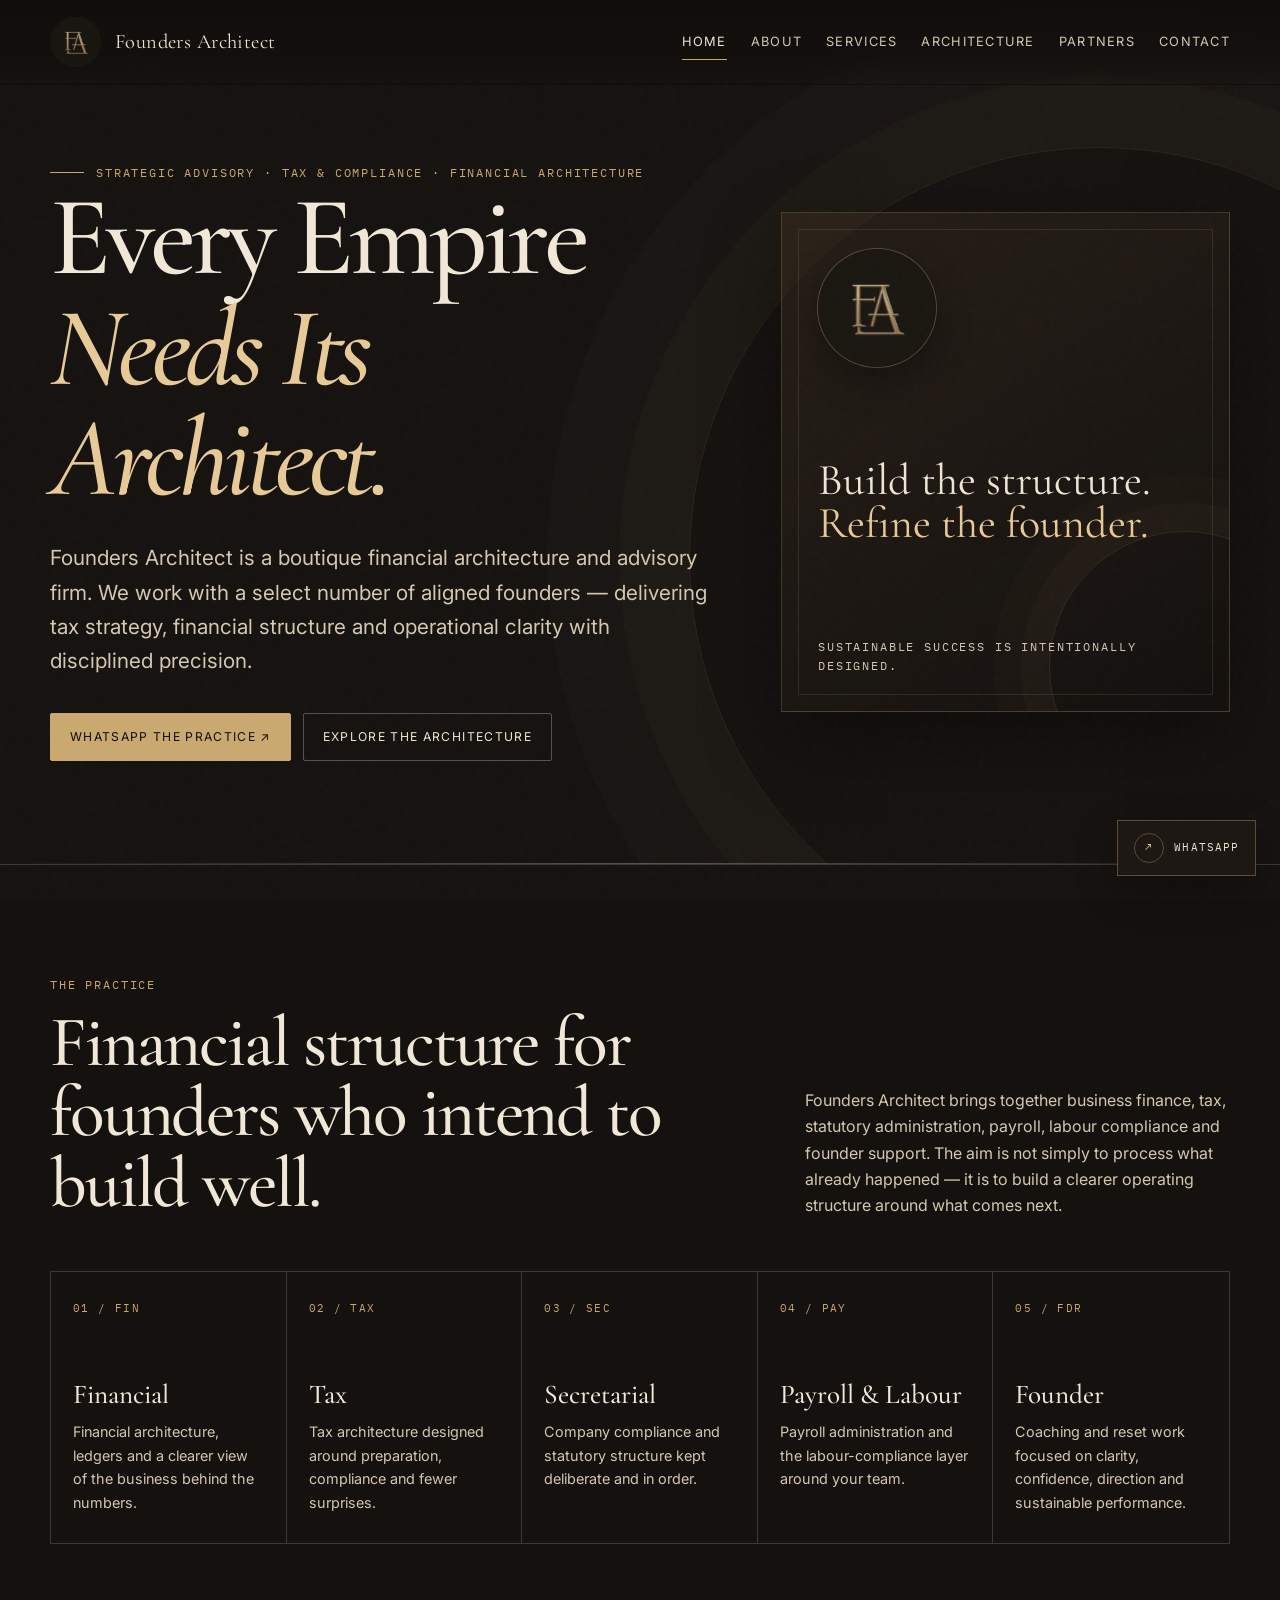
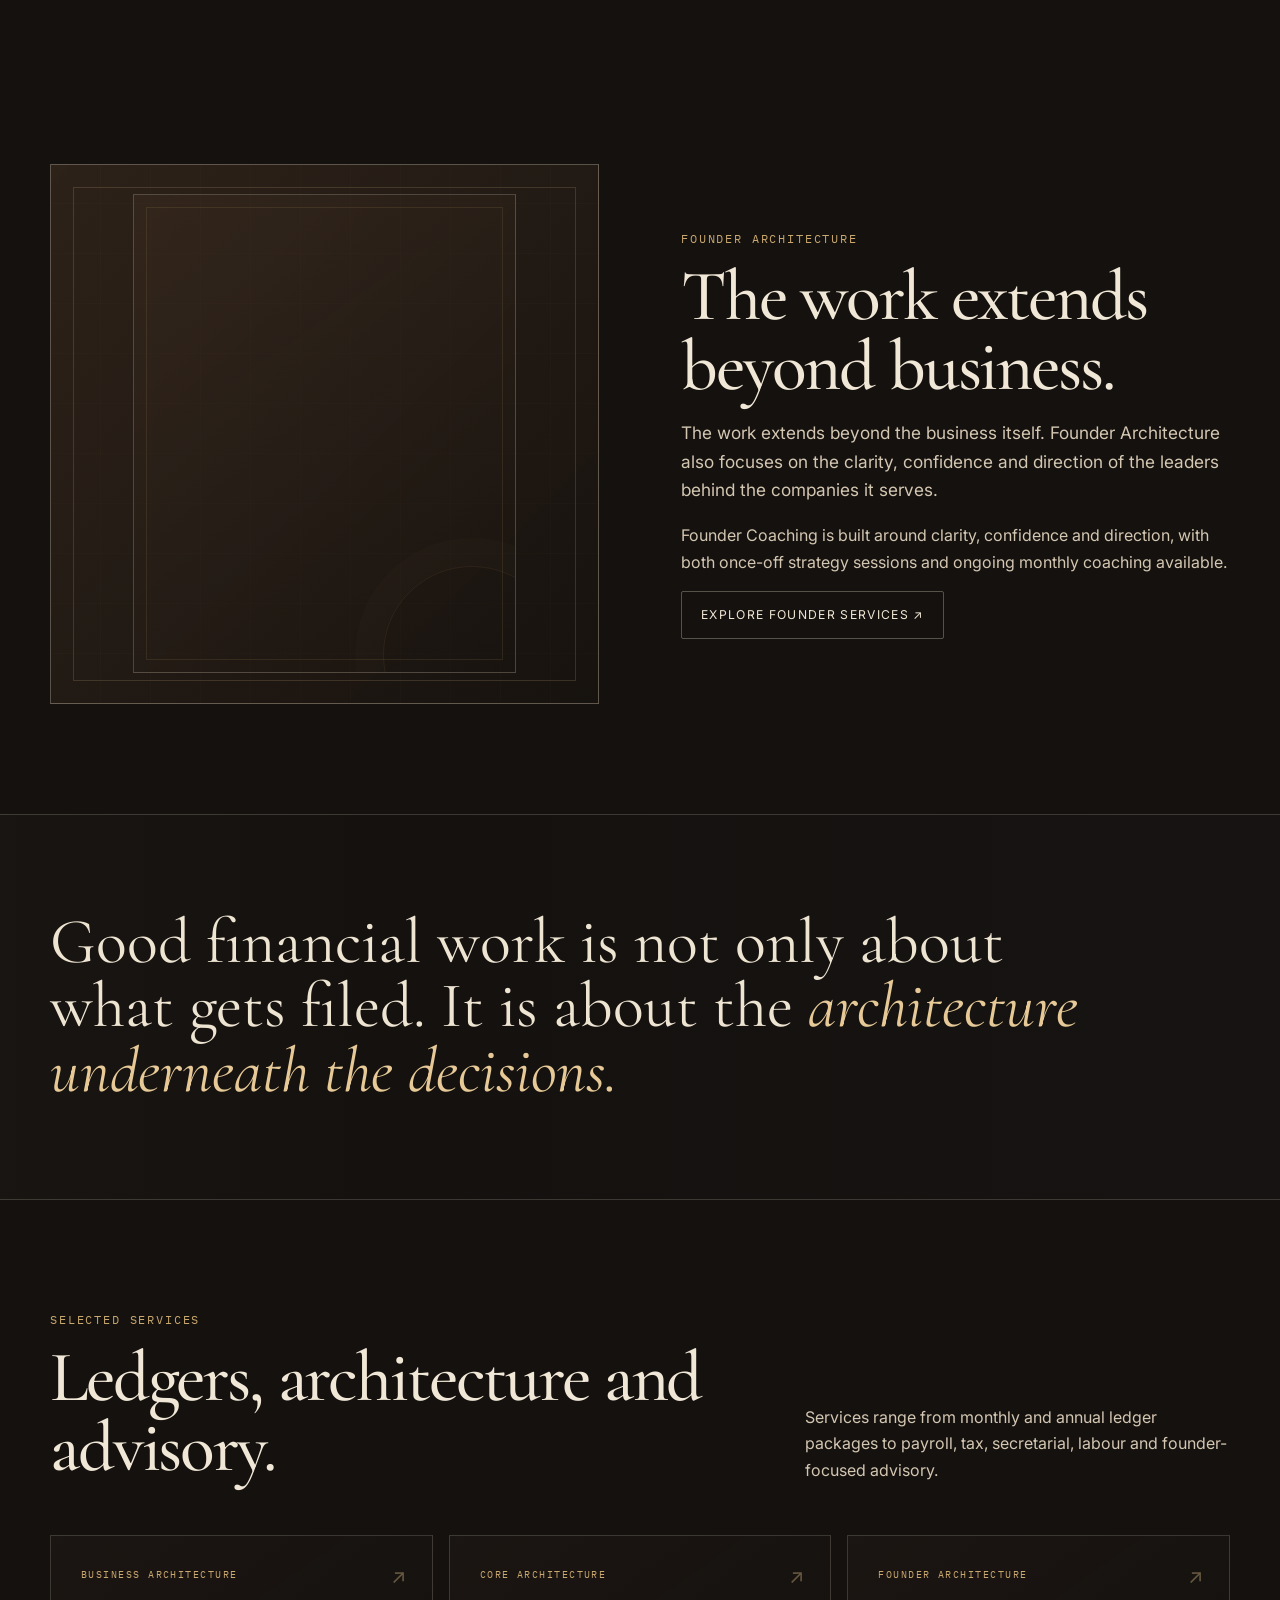
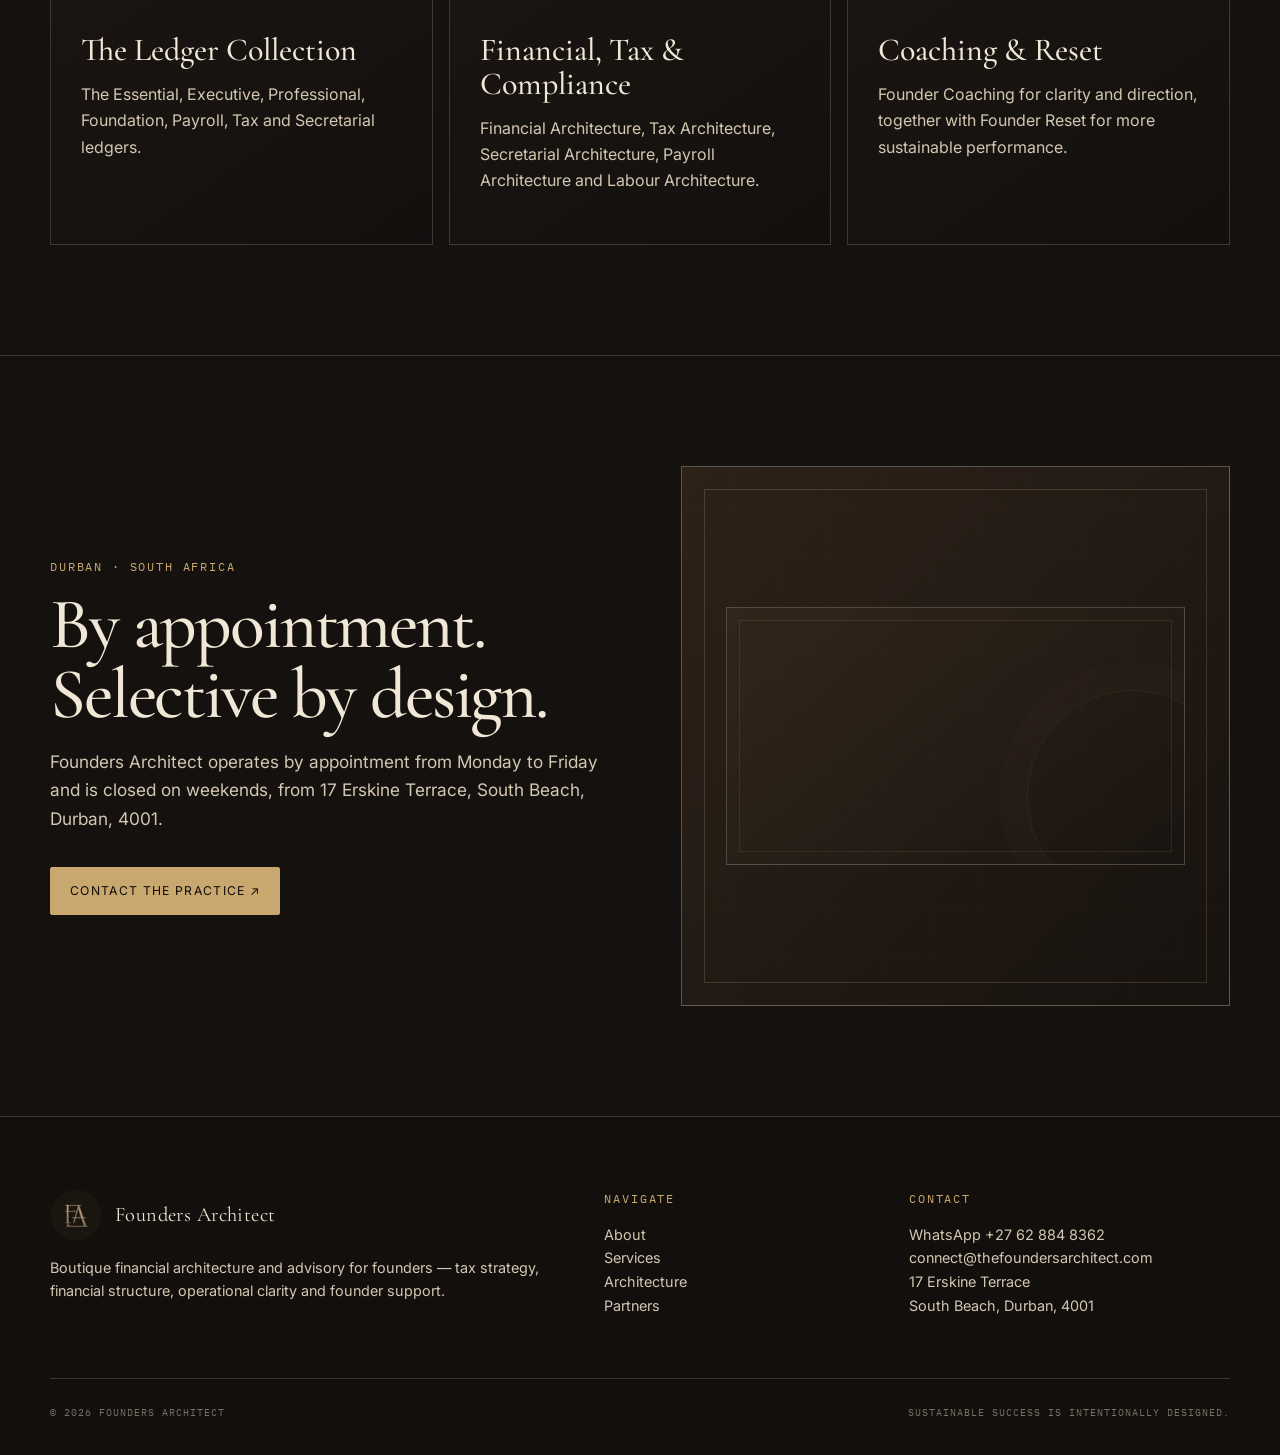
<file: index.html>
<!doctype html>
<html lang="en">
<head>
  <meta charset="utf-8">
  <meta name="viewport" content="width=device-width,initial-scale=1">
  <title>Founders Architect | Financial Architecture & Advisory</title>
  <meta name="description" content="Founders Architect is a boutique financial architecture and advisory firm in Durban, delivering tax strategy, financial structure, operational clarity and founder support.">
  <link rel="icon" href="assets/founders-architect-mark.png">
  <link rel="stylesheet" href="assets/style.css">
</head>
<body>
<canvas id="ambient-plan" aria-hidden="true"></canvas>
<div class="bg-notation" aria-hidden="true"><span>structure / 01</span><span>tax / 02</span><span>ledger / 03</span><span>founder / 04</span></div>
<div class="cursor-light" aria-hidden="true"></div><a class="whatsapp-float" href="https://wa.me/27628848362?text=Hello%20Founders%20Architect%2C%20I%27d%20like%20to%20make%20an%20enquiry." target="_blank" rel="noopener" aria-label="Chat with Founders Architect on WhatsApp">WhatsApp</a>

<header class="site-nav">
  <div class="container nav-inner">
    <a class="brand" href="index.html"><img src="assets/founders-architect-mark.png" alt="Founders Architect monogram"><span class="brand-name">Founders Architect</span></a>
    <button class="nav-toggle" aria-label="Toggle navigation">Menu</button>
    <nav class="nav-links" aria-label="Primary navigation">
      <a class="active" href="index.html">Home</a>
      <a href="about.html">About</a>
      <a href="services.html">Services</a>
      <a href="architecture.html">Architecture</a>
      <a href="partners.html">Partners</a>
      <a href="contact.html">Contact</a>
    </nav>
  </div>
</header>

<main>
  <section class="hero">
    <div class="container hero-grid">
      <div class="reveal">
        <div class="eyebrow mono">Strategic advisory · tax & compliance · financial architecture</div>
        <h1>Every Empire<br><em>Needs Its Architect.</em></h1>
        <p class="lede">Founders Architect is a boutique financial architecture and advisory firm. We work with a select number of aligned founders — delivering tax strategy, financial structure and operational clarity with disciplined precision.</p>
        <div class="hero-actions">
          <a class="btn brass" href="https://wa.me/27628848362?text=Hello%20Founders%20Architect%2C%20I%27d%20like%20to%20make%20an%20enquiry." target="_blank" rel="noopener">WhatsApp the practice ↗</a>
          <a class="btn" href="services.html">Explore the architecture</a>
        </div>
      </div>
      <aside class="hero-plaque reveal" aria-label="Founders Architect philosophy">
        <img class="plaque-mark" src="assets/founders-architect-mark.png" alt="">
        <blockquote>Build the structure.<br><span>Refine the founder.</span></blockquote>
        <div class="mono muted">Sustainable success is intentionally designed.</div>
      </aside>
    </div>
  </section>

  <section class="section-rule">
    <div class="container">
      <div class="section-head reveal">
        <div><div class="kicker mono">The practice</div><h2>Financial structure for founders who intend to build well.</h2></div>
        <p>Founders Architect brings together business finance, tax, statutory administration, payroll, labour compliance and founder support. The aim is not simply to process what already happened — it is to build a clearer operating structure around what comes next.</p>
      </div>
      <div class="pillars stagger">
        <article class="pillar"><div class="num">01 / FIN</div><h3>Financial</h3><p>Financial architecture, ledgers and a clearer view of the business behind the numbers.</p></article>
        <article class="pillar"><div class="num">02 / TAX</div><h3>Tax</h3><p>Tax architecture designed around preparation, compliance and fewer surprises.</p></article>
        <article class="pillar"><div class="num">03 / SEC</div><h3>Secretarial</h3><p>Company compliance and statutory structure kept deliberate and in order.</p></article>
        <article class="pillar"><div class="num">04 / PAY</div><h3>Payroll & Labour</h3><p>Payroll administration and the labour-compliance layer around your team.</p></article>
        <article class="pillar"><div class="num">05 / FDR</div><h3>Founder</h3><p>Coaching and reset work focused on clarity, confidence, direction and sustainable performance.</p></article>
      </div>
    </div>
  </section>

  <section>
    <div class="container split">
      <div class="study-frame reveal">
        <div class="photo-placeholder" aria-hidden="true"></div>
      </div>
      <div class="copy reveal">
        <div class="kicker mono">Founder architecture</div>
        <h2>The work extends beyond business.</h2>
        <p>The work extends beyond the business itself. Founder Architecture also focuses on the clarity, confidence and direction of the leaders behind the companies it serves.</p>
        <p>Founder Coaching is built around clarity, confidence and direction, with both once-off strategy sessions and ongoing monthly coaching available.</p>
        <a class="btn" href="services.html#founder">Explore founder services ↗</a>
      </div>
    </div>
  </section>

  <section class="statement">
    <div class="container reveal">
      <p>Good financial work is not only about what gets filed. It is about the <em>architecture underneath the decisions.</em></p>
    </div>
  </section>

  <section>
    <div class="container">
      <div class="section-head reveal">
        <div><div class="kicker mono">Selected services</div><h2>Ledgers, architecture and advisory.</h2></div>
        <p>Services range from monthly and annual ledger packages to payroll, tax, secretarial, labour and founder-focused advisory.</p>
      </div>
      <div class="service-grid stagger">
        <a class="service-card" href="services.html#ledgers"><span class="arrow">↗</span><div class="label">Business Architecture</div><h3>The Ledger Collection</h3><p>The Essential, Executive, Professional, Foundation, Payroll, Tax and Secretarial ledgers.</p></a>
        <a class="service-card" href="services.html#architecture-services"><span class="arrow">↗</span><div class="label">Core Architecture</div><h3>Financial, Tax & Compliance</h3><p>Financial Architecture, Tax Architecture, Secretarial Architecture, Payroll Architecture and Labour Architecture.</p></a>
        <a class="service-card" href="services.html#founder"><span class="arrow">↗</span><div class="label">Founder Architecture</div><h3>Coaching & Reset</h3><p>Founder Coaching for clarity and direction, together with Founder Reset for more sustainable performance.</p></a>
      </div>
    </div>
  </section>

  <section class="section-rule">
    <div class="container split">
      <div class="copy reveal">
        <div class="kicker mono">Durban · South Africa</div>
        <h2>By appointment. Selective by design.</h2>
        <p>Founders Architect operates by appointment from Monday to Friday and is closed on weekends, from 17 Erskine Terrace, South Beach, Durban, 4001.</p>
        <div class="hero-actions"><a class="btn brass" href="contact.html">Contact the practice ↗</a></div>
      </div>
      <div class="study-frame reveal"><div class="photo-placeholder wide" aria-hidden="true"></div></div>
    </div>
  </section>
</main>

<footer>
  <div class="container footer-grid">
    <div><a class="brand" href="index.html"><img src="assets/founders-architect-mark.png" alt=""><span class="brand-name">Founders Architect</span></a><p>Boutique financial architecture and advisory for founders — tax strategy, financial structure, operational clarity and founder support.</p></div>
    <div><div class="mono">Navigate</div><p><a href="about.html">About</a><br><a href="services.html">Services</a><br><a href="architecture.html">Architecture</a><br><a href="partners.html">Partners</a></p></div>
    <div><div class="mono">Contact</div><p><a href="https://wa.me/27628848362?text=Hello%20Founders%20Architect%2C%20I%27d%20like%20to%20make%20an%20enquiry." target="_blank" rel="noopener">WhatsApp +27 62 884 8362</a><br><a href="mailto:connect@thefoundersarchitect.com">connect@thefoundersarchitect.com</a><br>17 Erskine Terrace<br>South Beach, Durban, 4001</p></div>
  </div>
  <div class="container footer-bottom"><span>© 2026 Founders Architect</span><span>Sustainable success is intentionally designed.</span></div>
</footer>
<script src="assets/app.js"></script>
</body>
</html>
</file>
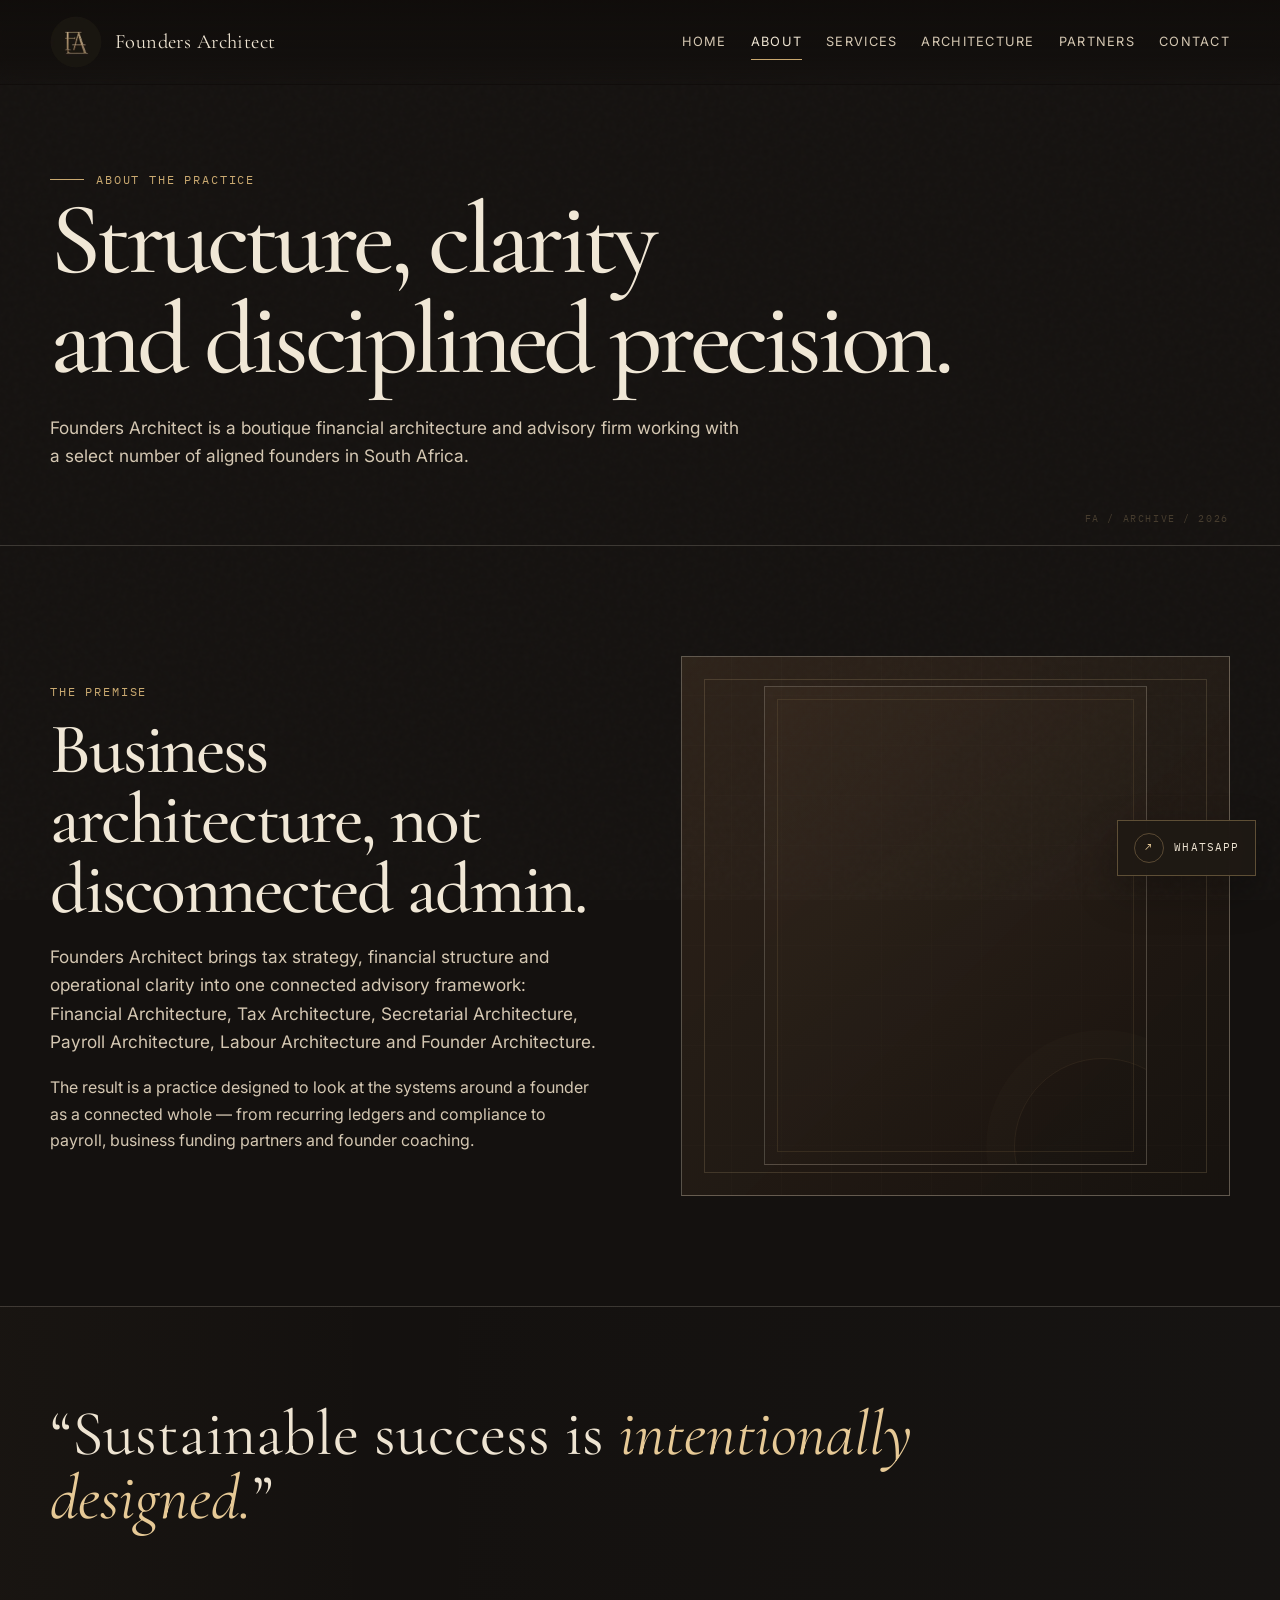
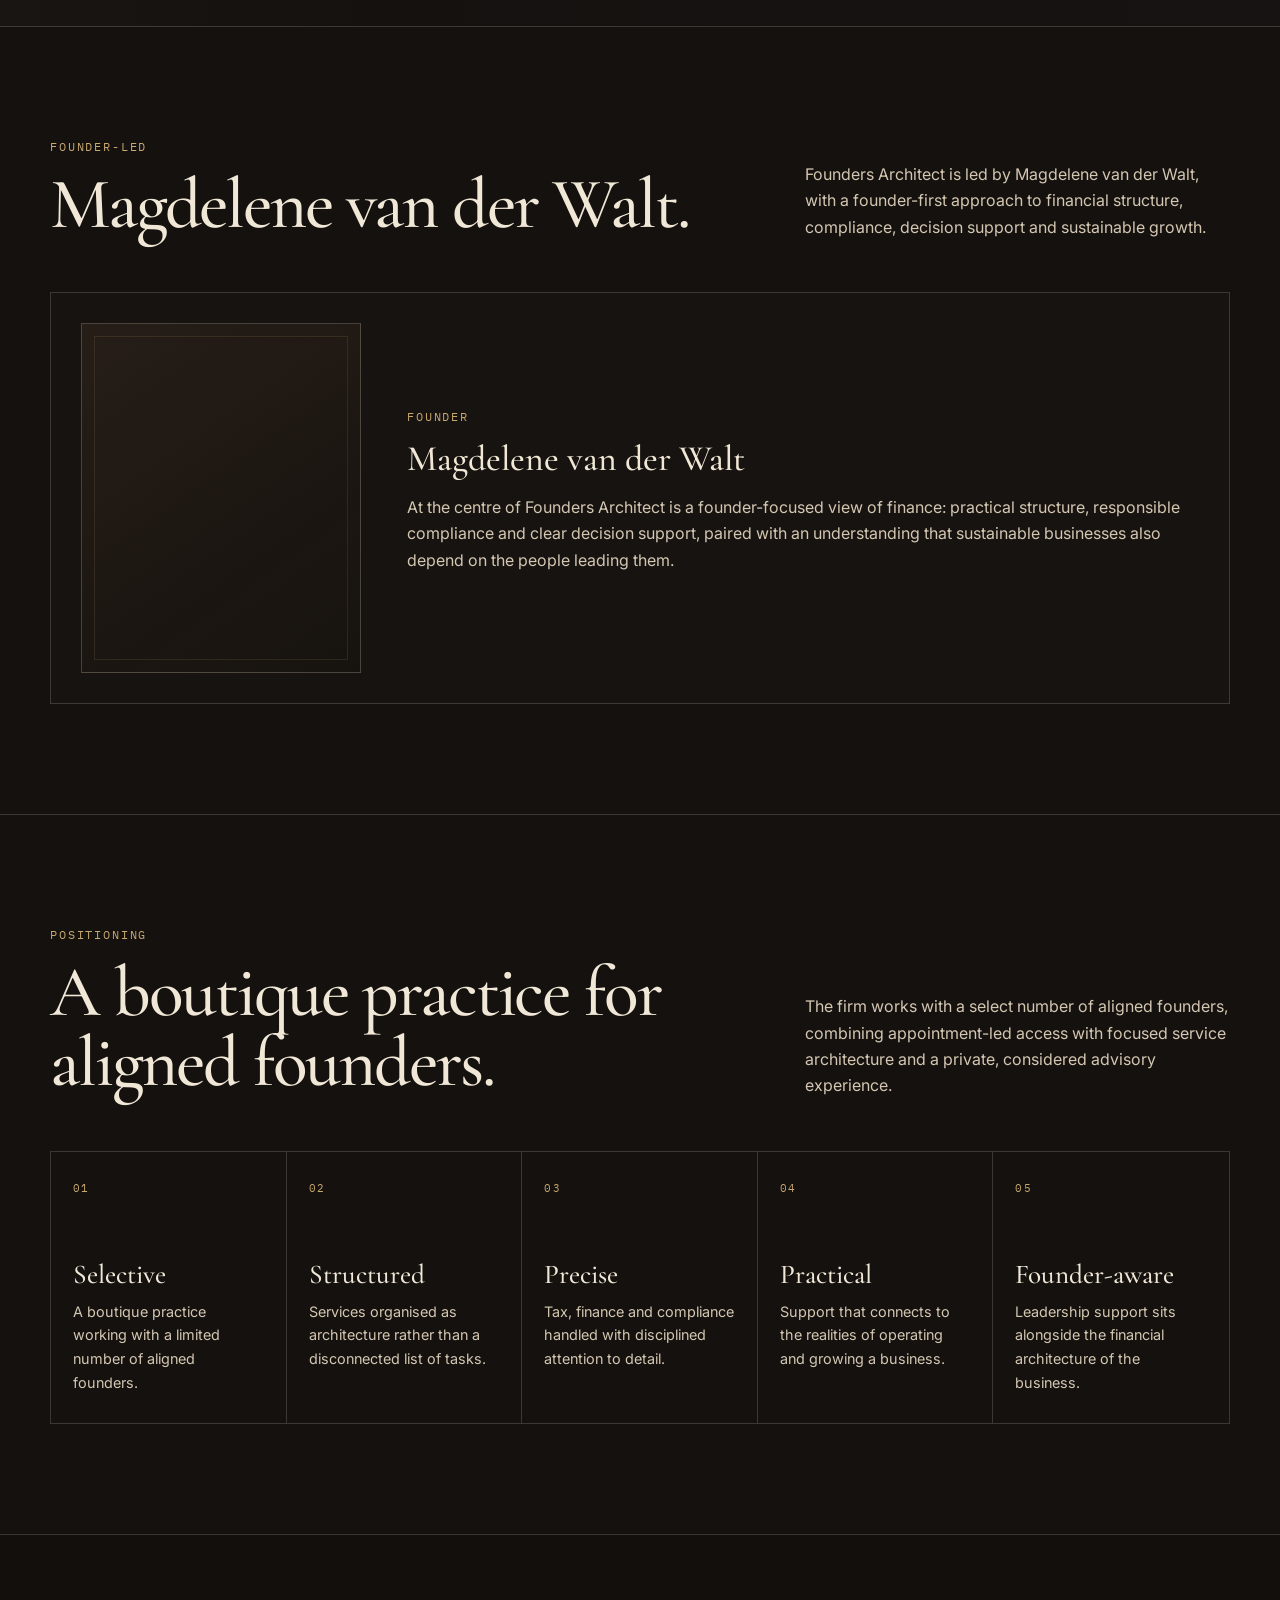
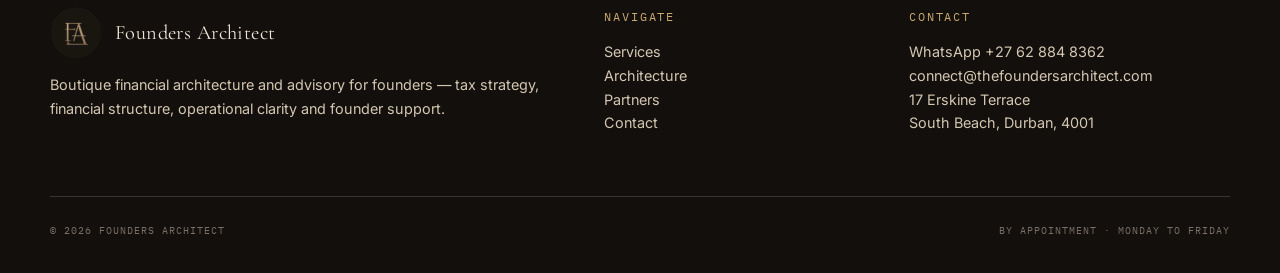
<file: about.html>
<!doctype html><html lang="en"><head>
<meta charset="utf-8"><meta name="viewport" content="width=device-width,initial-scale=1">
<title>About | Founders Architect</title><meta name="description" content="About Founders Architect, a boutique financial architecture and advisory firm in Durban, South Africa.">
<link rel="icon" href="assets/founders-architect-mark.png"><link rel="stylesheet" href="assets/style.css"></head><body>
<canvas id="ambient-plan" aria-hidden="true"></canvas><div class="bg-notation" aria-hidden="true"><span>profile / 01</span><span>founder / 02</span><span>discipline / 03</span><span>clarity / 04</span></div><div class="cursor-light" aria-hidden="true"></div><a class="whatsapp-float" href="https://wa.me/27628848362?text=Hello%20Founders%20Architect%2C%20I%27d%20like%20to%20make%20an%20enquiry." target="_blank" rel="noopener" aria-label="Chat with Founders Architect on WhatsApp">WhatsApp</a>
<header class="site-nav"><div class="container nav-inner"><a class="brand" href="index.html"><img src="assets/founders-architect-mark.png" alt="Founders Architect monogram"><span class="brand-name">Founders Architect</span></a><button class="nav-toggle" aria-label="Toggle navigation">Menu</button><nav class="nav-links"><a href="index.html">Home</a><a class="active" href="about.html">About</a><a href="services.html">Services</a><a href="architecture.html">Architecture</a><a href="partners.html">Partners</a><a href="contact.html">Contact</a></nav></div></header>
<main>
<section class="page-hero"><div class="container reveal"><div class="eyebrow mono">About the practice</div><h1>Structure, clarity<br>and disciplined precision.</h1><p>Founders Architect is a boutique financial architecture and advisory firm working with a select number of aligned founders in South Africa.</p></div></section>
<section><div class="container split"><div class="copy reveal"><div class="kicker mono">The premise</div><h2>Business architecture, not disconnected admin.</h2><p>Founders Architect brings tax strategy, financial structure and operational clarity into one connected advisory framework: Financial Architecture, Tax Architecture, Secretarial Architecture, Payroll Architecture, Labour Architecture and Founder Architecture.</p><p>The result is a practice designed to look at the systems around a founder as a connected whole — from recurring ledgers and compliance to payroll, business funding partners and founder coaching.</p></div><div class="study-frame reveal"><div class="photo-placeholder" aria-hidden="true"></div></div></div></section>
<section class="statement"><div class="container reveal"><p>“Sustainable success is <em>intentionally designed.</em>”</p></div></section>
<section><div class="container"><div class="section-head reveal"><div><div class="kicker mono">Founder-led</div><h2>Magdelene van der Walt.</h2></div><p>Founders Architect is led by Magdelene van der Walt, with a founder-first approach to financial structure, compliance, decision support and sustainable growth.</p></div><div class="founder-card reveal"><div class="portrait-slot" aria-hidden="true"></div><div><div class="mono kicker">Founder</div><h3>Magdelene van der Walt</h3><p>At the centre of Founders Architect is a founder-focused view of finance: practical structure, responsible compliance and clear decision support, paired with an understanding that sustainable businesses also depend on the people leading them.</p></div></div></div></section>
<section class="section-rule"><div class="container"><div class="section-head reveal"><div><div class="kicker mono">Positioning</div><h2>A boutique practice for aligned founders.</h2></div><p>The firm works with a select number of aligned founders, combining appointment-led access with focused service architecture and a private, considered advisory experience.</p></div><div class="pillars stagger"><article class="pillar"><div class="num">01</div><h3>Selective</h3><p>A boutique practice working with a limited number of aligned founders.</p></article><article class="pillar"><div class="num">02</div><h3>Structured</h3><p>Services organised as architecture rather than a disconnected list of tasks.</p></article><article class="pillar"><div class="num">03</div><h3>Precise</h3><p>Tax, finance and compliance handled with disciplined attention to detail.</p></article><article class="pillar"><div class="num">04</div><h3>Practical</h3><p>Support that connects to the realities of operating and growing a business.</p></article><article class="pillar"><div class="num">05</div><h3>Founder-aware</h3><p>Leadership support sits alongside the financial architecture of the business.</p></article></div></div></section>
</main>
<footer><div class="container footer-grid"><div><a class="brand" href="index.html"><img src="assets/founders-architect-mark.png" alt=""><span class="brand-name">Founders Architect</span></a><p>Boutique financial architecture and advisory for founders — tax strategy, financial structure, operational clarity and founder support.</p></div><div><div class="mono">Navigate</div><p><a href="services.html">Services</a><br><a href="architecture.html">Architecture</a><br><a href="partners.html">Partners</a><br><a href="contact.html">Contact</a></p></div><div><div class="mono">Contact</div><p><a href="https://wa.me/27628848362?text=Hello%20Founders%20Architect%2C%20I%27d%20like%20to%20make%20an%20enquiry." target="_blank" rel="noopener">WhatsApp +27 62 884 8362</a><br><a href="mailto:connect@thefoundersarchitect.com">connect@thefoundersarchitect.com</a><br>17 Erskine Terrace<br>South Beach, Durban, 4001</p></div></div><div class="container footer-bottom"><span>© 2026 Founders Architect</span><span>By appointment · Monday to Friday</span></div></footer><script src="assets/app.js"></script></body></html>
</file>
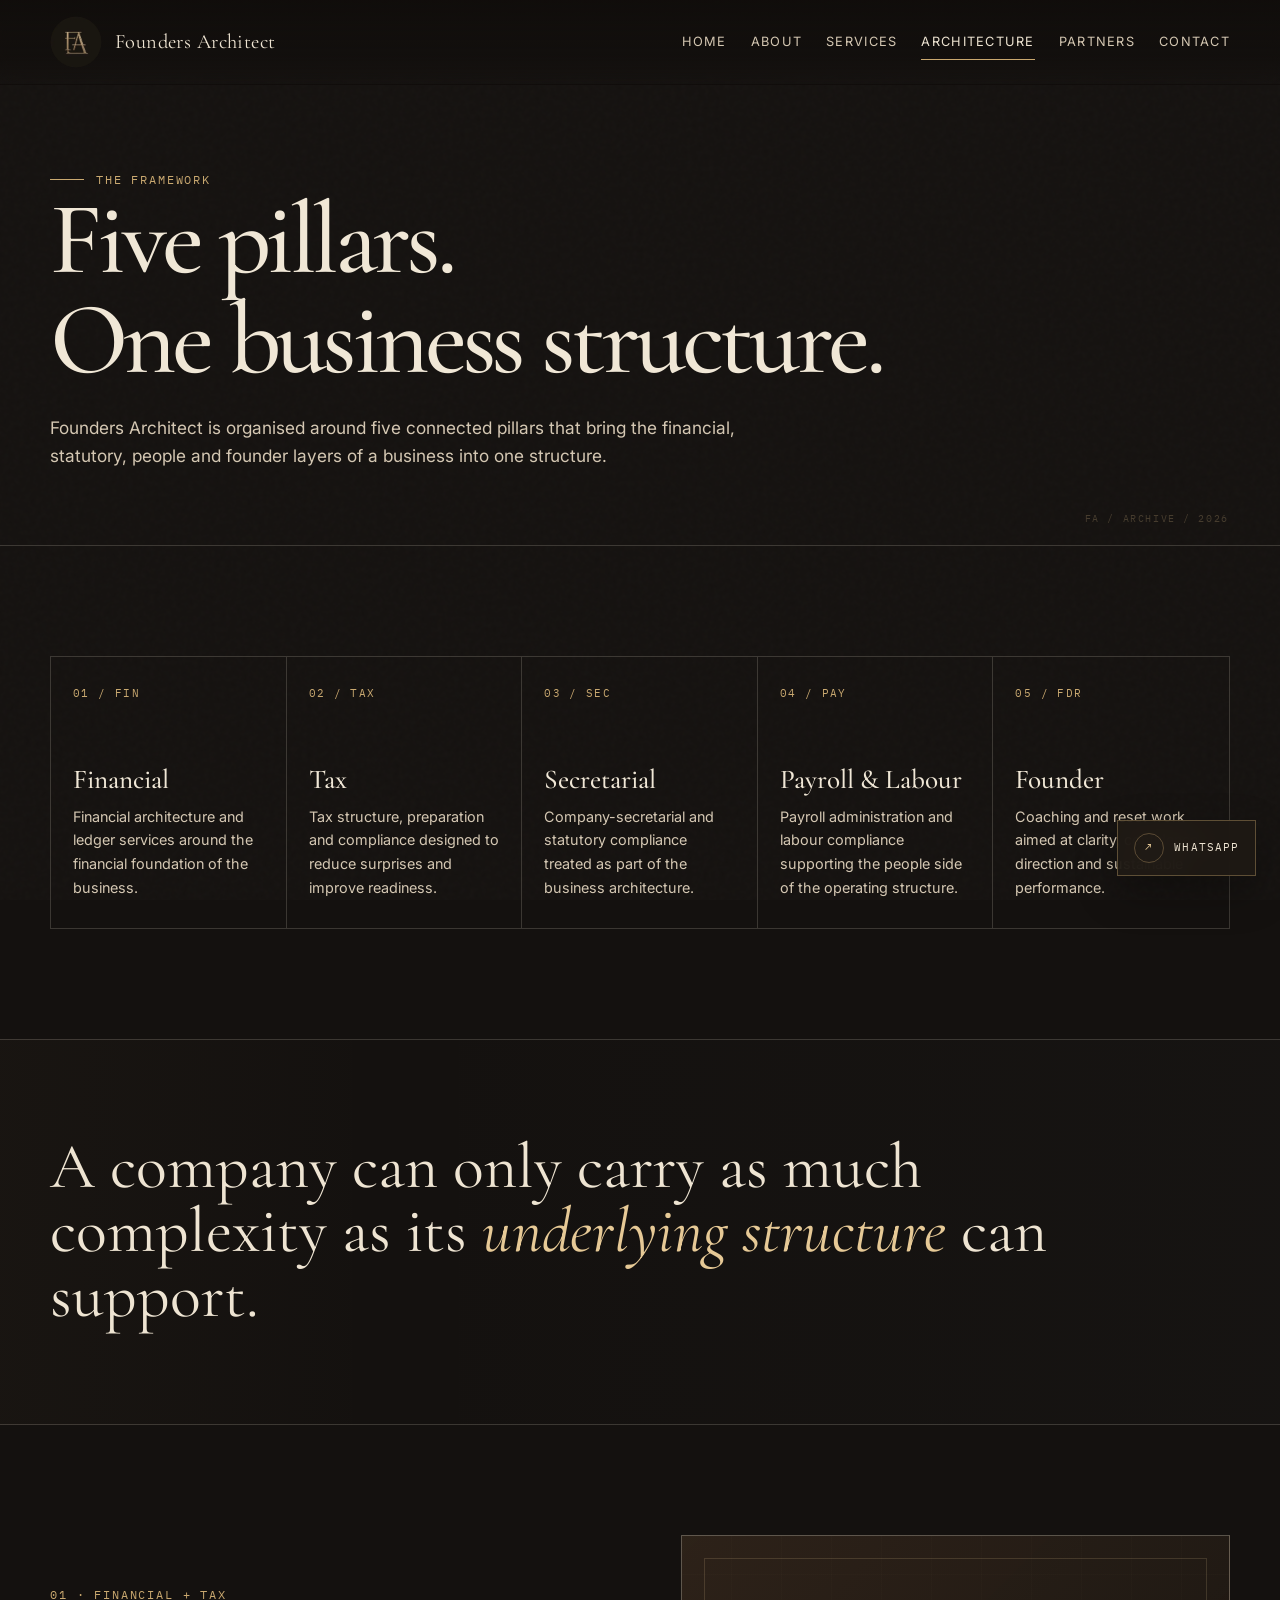
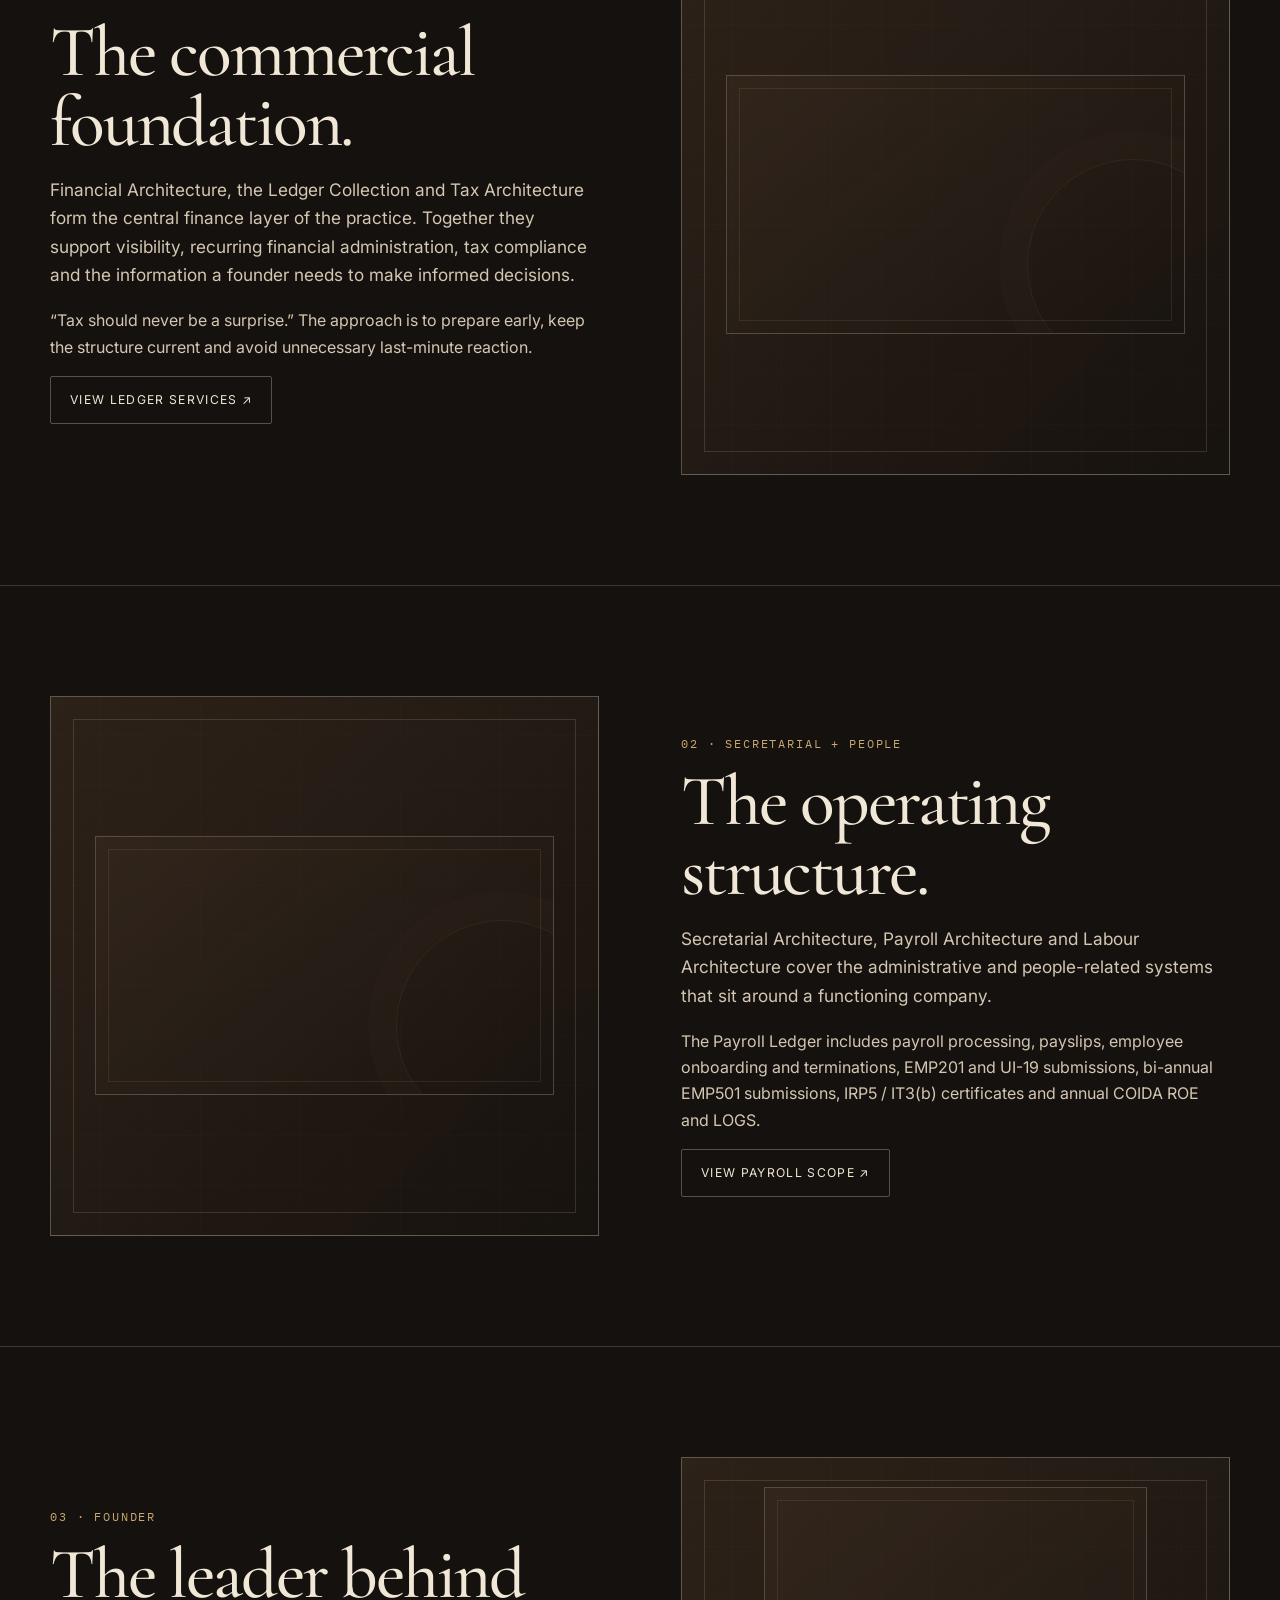
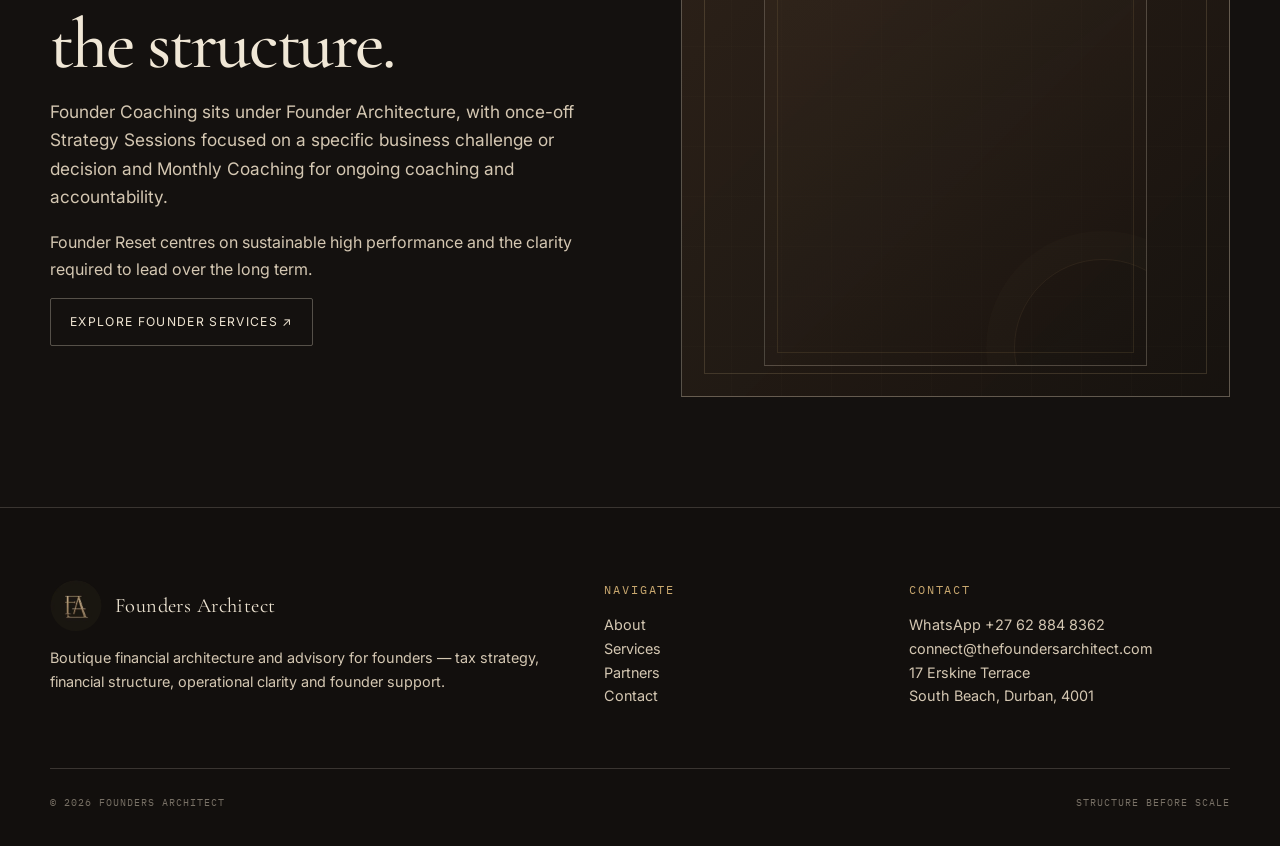
<file: architecture.html>
<!doctype html><html lang="en"><head>
<meta charset="utf-8"><meta name="viewport" content="width=device-width,initial-scale=1">
<title>Architecture | Founders Architect</title><meta name="description" content="The five pillars of Founders Architect: financial, tax, secretarial, payroll and labour, and founder architecture.">
<link rel="icon" href="assets/founders-architect-mark.png"><link rel="stylesheet" href="assets/style.css"></head><body>
<canvas id="ambient-plan" aria-hidden="true"></canvas><div class="bg-notation" aria-hidden="true"><span>pillar / 01</span><span>pillar / 02</span><span>pillar / 03</span><span>pillar / 04</span></div><div class="cursor-light" aria-hidden="true"></div><a class="whatsapp-float" href="https://wa.me/27628848362?text=Hello%20Founders%20Architect%2C%20I%27d%20like%20to%20make%20an%20enquiry." target="_blank" rel="noopener" aria-label="Chat with Founders Architect on WhatsApp">WhatsApp</a>
<header class="site-nav"><div class="container nav-inner"><a class="brand" href="index.html"><img src="assets/founders-architect-mark.png" alt="Founders Architect monogram"><span class="brand-name">Founders Architect</span></a><button class="nav-toggle" aria-label="Toggle navigation">Menu</button><nav class="nav-links"><a href="index.html">Home</a><a href="about.html">About</a><a href="services.html">Services</a><a class="active" href="architecture.html">Architecture</a><a href="partners.html">Partners</a><a href="contact.html">Contact</a></nav></div></header>
<main>
<section class="page-hero"><div class="container reveal"><div class="eyebrow mono">The framework</div><h1>Five pillars.<br>One business structure.</h1><p>Founders Architect is organised around five connected pillars that bring the financial, statutory, people and founder layers of a business into one structure.</p></div></section>
<section><div class="container"><div class="pillars stagger"><article class="pillar"><div class="num">01 / FIN</div><h3>Financial</h3><p>Financial architecture and ledger services around the financial foundation of the business.</p></article><article class="pillar"><div class="num">02 / TAX</div><h3>Tax</h3><p>Tax structure, preparation and compliance designed to reduce surprises and improve readiness.</p></article><article class="pillar"><div class="num">03 / SEC</div><h3>Secretarial</h3><p>Company-secretarial and statutory compliance treated as part of the business architecture.</p></article><article class="pillar"><div class="num">04 / PAY</div><h3>Payroll & Labour</h3><p>Payroll administration and labour compliance supporting the people side of the operating structure.</p></article><article class="pillar"><div class="num">05 / FDR</div><h3>Founder</h3><p>Coaching and reset work aimed at clarity, confidence, direction and sustainable performance.</p></article></div></div></section>
<section class="statement"><div class="container reveal"><p>A company can only carry as much complexity as its <em>underlying structure</em> can support.</p></div></section>
<section><div class="container split"><div class="copy reveal"><div class="kicker mono">01 · Financial + tax</div><h2>The commercial foundation.</h2><p>Financial Architecture, the Ledger Collection and Tax Architecture form the central finance layer of the practice. Together they support visibility, recurring financial administration, tax compliance and the information a founder needs to make informed decisions.</p><p>“Tax should never be a surprise.” The approach is to prepare early, keep the structure current and avoid unnecessary last-minute reaction.</p><a class="btn" href="services.html#ledgers">View ledger services ↗</a></div><div class="study-frame reveal"><div class="photo-placeholder wide" aria-hidden="true"></div></div></div></section>
<section class="section-rule"><div class="container split"><div class="study-frame reveal"><div class="photo-placeholder wide" aria-hidden="true"></div></div><div class="copy reveal"><div class="kicker mono">02 · Secretarial + people</div><h2>The operating structure.</h2><p>Secretarial Architecture, Payroll Architecture and Labour Architecture cover the administrative and people-related systems that sit around a functioning company.</p><p>The Payroll Ledger includes payroll processing, payslips, employee onboarding and terminations, EMP201 and UI-19 submissions, bi-annual EMP501 submissions, IRP5 / IT3(b) certificates and annual COIDA ROE and LOGS.</p><a class="btn" href="services.html#payroll-ledger">View payroll scope ↗</a></div></div></section>
<section class="section-rule"><div class="container split"><div class="copy reveal"><div class="kicker mono">03 · Founder</div><h2>The leader behind the structure.</h2><p>Founder Coaching sits under Founder Architecture, with once-off Strategy Sessions focused on a specific business challenge or decision and Monthly Coaching for ongoing coaching and accountability.</p><p>Founder Reset centres on sustainable high performance and the clarity required to lead over the long term.</p><a class="btn" href="services.html#founder">Explore founder services ↗</a></div><div class="study-frame reveal"><div class="photo-placeholder" aria-hidden="true"></div></div></div></section>
</main>
<footer><div class="container footer-grid"><div><a class="brand" href="index.html"><img src="assets/founders-architect-mark.png" alt=""><span class="brand-name">Founders Architect</span></a><p>Boutique financial architecture and advisory for founders — tax strategy, financial structure, operational clarity and founder support.</p></div><div><div class="mono">Navigate</div><p><a href="about.html">About</a><br><a href="services.html">Services</a><br><a href="partners.html">Partners</a><br><a href="contact.html">Contact</a></p></div><div><div class="mono">Contact</div><p><a href="https://wa.me/27628848362?text=Hello%20Founders%20Architect%2C%20I%27d%20like%20to%20make%20an%20enquiry." target="_blank" rel="noopener">WhatsApp +27 62 884 8362</a><br><a href="mailto:connect@thefoundersarchitect.com">connect@thefoundersarchitect.com</a><br>17 Erskine Terrace<br>South Beach, Durban, 4001</p></div></div><div class="container footer-bottom"><span>© 2026 Founders Architect</span><span>Structure before scale</span></div></footer><script src="assets/app.js"></script></body></html>
</file>
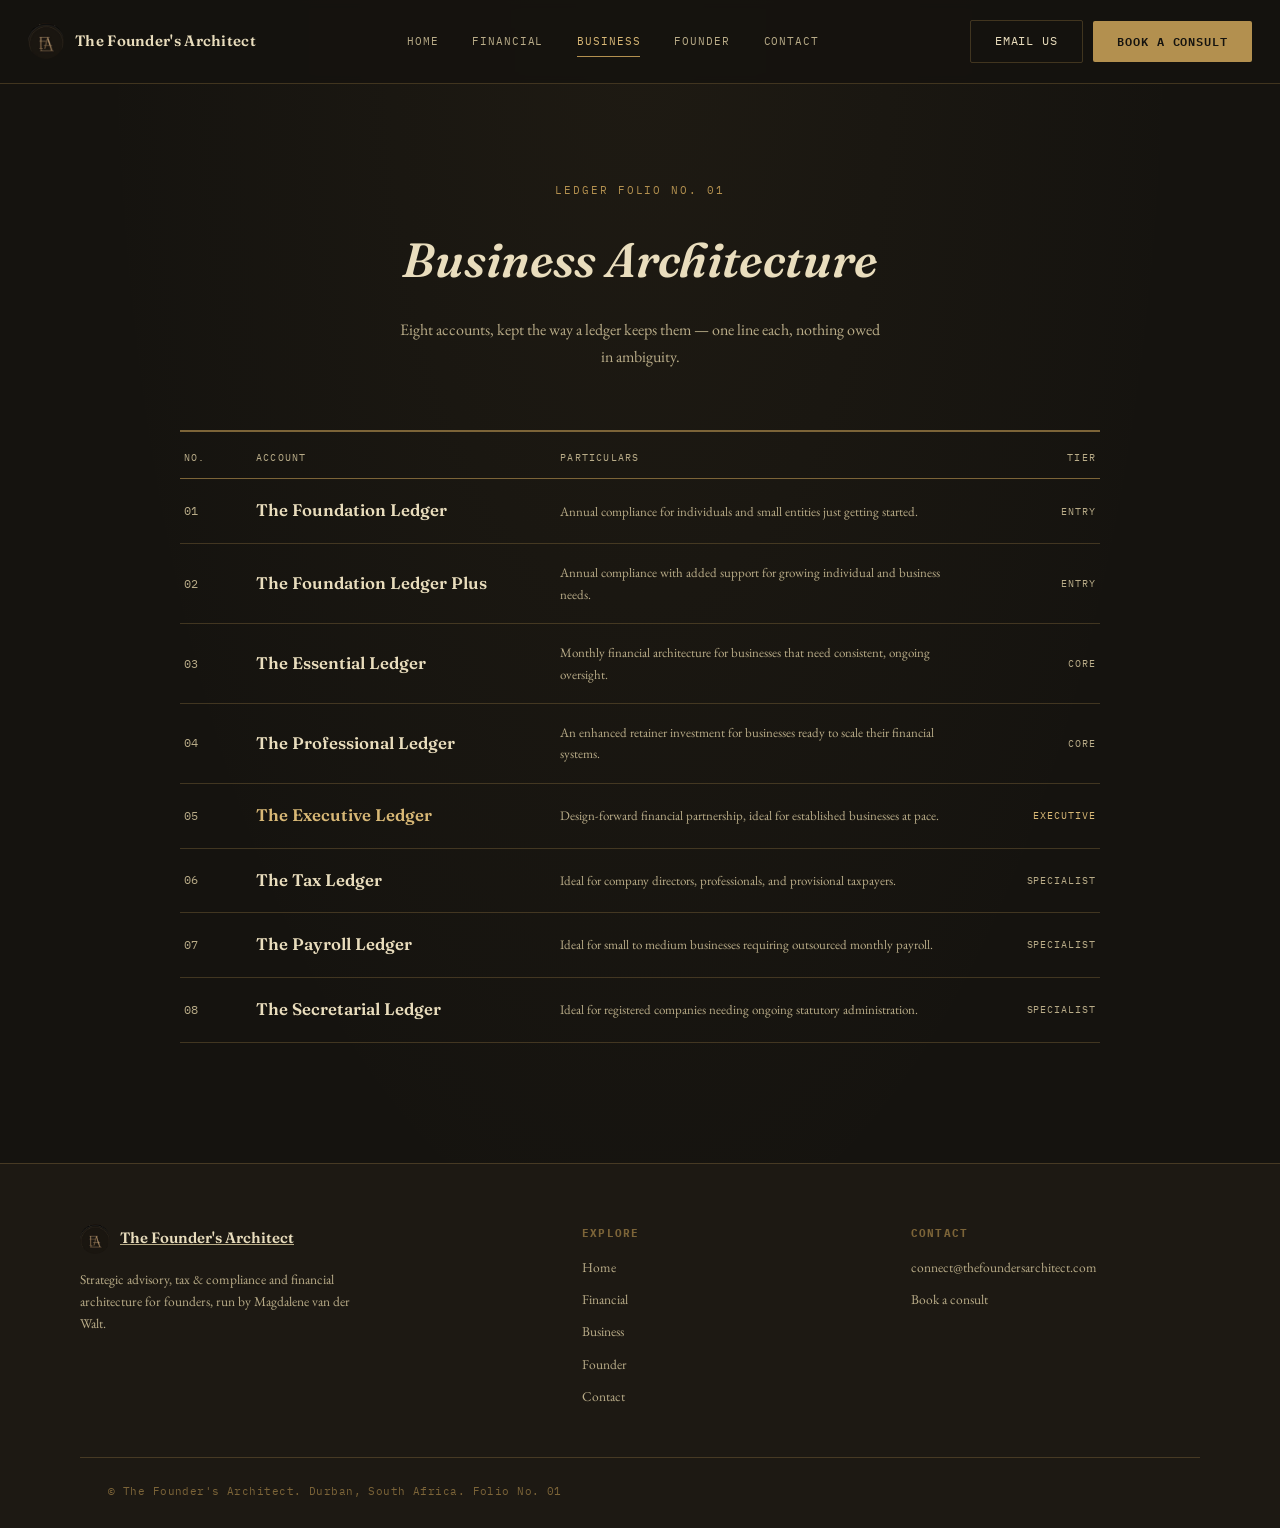
<file: business-architecture.html>
<!DOCTYPE html>
<html lang="en">
<head>
<meta charset="UTF-8">
<meta name="viewport" content="width=device-width, initial-scale=1.0">
<title>Business Architecture — The Founder's Architect</title>
<link rel="preconnect" href="https://fonts.googleapis.com">
<link href="https://fonts.googleapis.com/css2?family=IBM+Plex+Mono:wght@500;600&family=EB+Garamond:ital,wght@0,400;0,500;0,600;1,400;1,500&family=Fraunces:ital,opsz,wght@0,9..144,500;0,9..144,600;1,9..144,500;1,9..144,600&display=swap" rel="stylesheet">
<link rel="stylesheet" href="style.css">
</head>
<body>

<header class="site-header">
  <a class="brand" href="index.html">
    <img src="fa-logo.png" alt="The Founder's Architect">
    <span>The Founder's Architect</span>
  </a>
  <nav class="site-nav">
    <a href="index.html">Home</a>
    <a href="financial-architecture.html">Financial</a>
    <a href="business-architecture.html" class="active">Business</a>
    <a href="founder-architecture.html">Founder</a>
    <a href="contact.html">Contact</a>
  </nav>
  <div class="nav-cta">
    <a class="btn btn-ghost" href="mailto:connect@thefoundersarchitect.com">Email us</a>
    <a class="btn btn-primary" href="contact.html">Book a consult</a>
  </div>
</header>

<section class="ledger-hero">
  <span class="eyebrow">Ledger Folio No. 01</span>
  <h1>Business Architecture</h1>
  <p>Eight accounts, kept the way a ledger keeps them — one line each, nothing owed in ambiguity.</p>
</section>

<section class="ledger-book">
  <div class="ledger-table">

    <div class="ledger-head-row">
      <span>No.</span>
      <span>Account</span>
      <span>Particulars</span>
      <span style="text-align:right;">Tier</span>
    </div>

    <div class="ledger-row reveal">
      <span class="no">01</span>
      <span class="acct">The Foundation Ledger</span>
      <span class="particulars">Annual compliance for individuals and small entities just getting started.</span>
      <span class="tier">Entry</span>
    </div>

    <div class="ledger-row reveal">
      <span class="no">02</span>
      <span class="acct">The Foundation Ledger Plus</span>
      <span class="particulars">Annual compliance with added support for growing individual and business needs.</span>
      <span class="tier">Entry</span>
    </div>

    <div class="ledger-row reveal">
      <span class="no">03</span>
      <span class="acct">The Essential Ledger</span>
      <span class="particulars">Monthly financial architecture for businesses that need consistent, ongoing oversight.</span>
      <span class="tier">Core</span>
    </div>

    <div class="ledger-row reveal">
      <span class="no">04</span>
      <span class="acct">The Professional Ledger</span>
      <span class="particulars">An enhanced retainer investment for businesses ready to scale their financial systems.</span>
      <span class="tier">Core</span>
    </div>

    <div class="ledger-row premium reveal">
      <span class="no">05</span>
      <span class="acct">The Executive Ledger</span>
      <span class="particulars">Design-forward financial partnership, ideal for established businesses at pace.</span>
      <span class="tier">Executive</span>
    </div>

    <div class="ledger-row reveal">
      <span class="no">06</span>
      <span class="acct">The Tax Ledger</span>
      <span class="particulars">Ideal for company directors, professionals, and provisional taxpayers.</span>
      <span class="tier">Specialist</span>
    </div>

    <div class="ledger-row reveal">
      <span class="no">07</span>
      <span class="acct">The Payroll Ledger</span>
      <span class="particulars">Ideal for small to medium businesses requiring outsourced monthly payroll.</span>
      <span class="tier">Specialist</span>
    </div>

    <div class="ledger-row reveal">
      <span class="no">08</span>
      <span class="acct">The Secretarial Ledger</span>
      <span class="particulars">Ideal for registered companies needing ongoing statutory administration.</span>
      <span class="tier">Specialist</span>
    </div>

  </div>
</section>

<footer class="site-footer">
  <div class="footer-grid">
    <div>
      <a class="brand" href="index.html"><img src="fa-logo.png" alt=""><span>The Founder's Architect</span></a>
      <p>Strategic advisory, tax &amp; compliance and financial architecture for founders, run by Magdalene van der Walt.</p>
    </div>
    <div class="footer-col">
      <h4>Explore</h4>
      <a href="index.html">Home</a>
      <a href="financial-architecture.html">Financial</a>
      <a href="business-architecture.html">Business</a>
      <a href="founder-architecture.html">Founder</a>
      <a href="contact.html">Contact</a>
    </div>
    <div class="footer-col">
      <h4>Contact</h4>
      <a href="mailto:connect@thefoundersarchitect.com">connect@thefoundersarchitect.com</a>
      <a href="contact.html">Book a consult</a>
    </div>
  </div>
  <div class="bottom wrap">© The Founder's Architect. Durban, South Africa. Folio No. 01</div>
</footer>

<script>
const io = new IntersectionObserver(es=>es.forEach(e=>{if(e.isIntersecting){e.target.classList.add('in'); io.unobserve(e.target);}}),{threshold:.15});
document.querySelectorAll('.reveal').forEach(el=>io.observe(el));
</script>
</body>
</html>
</file>
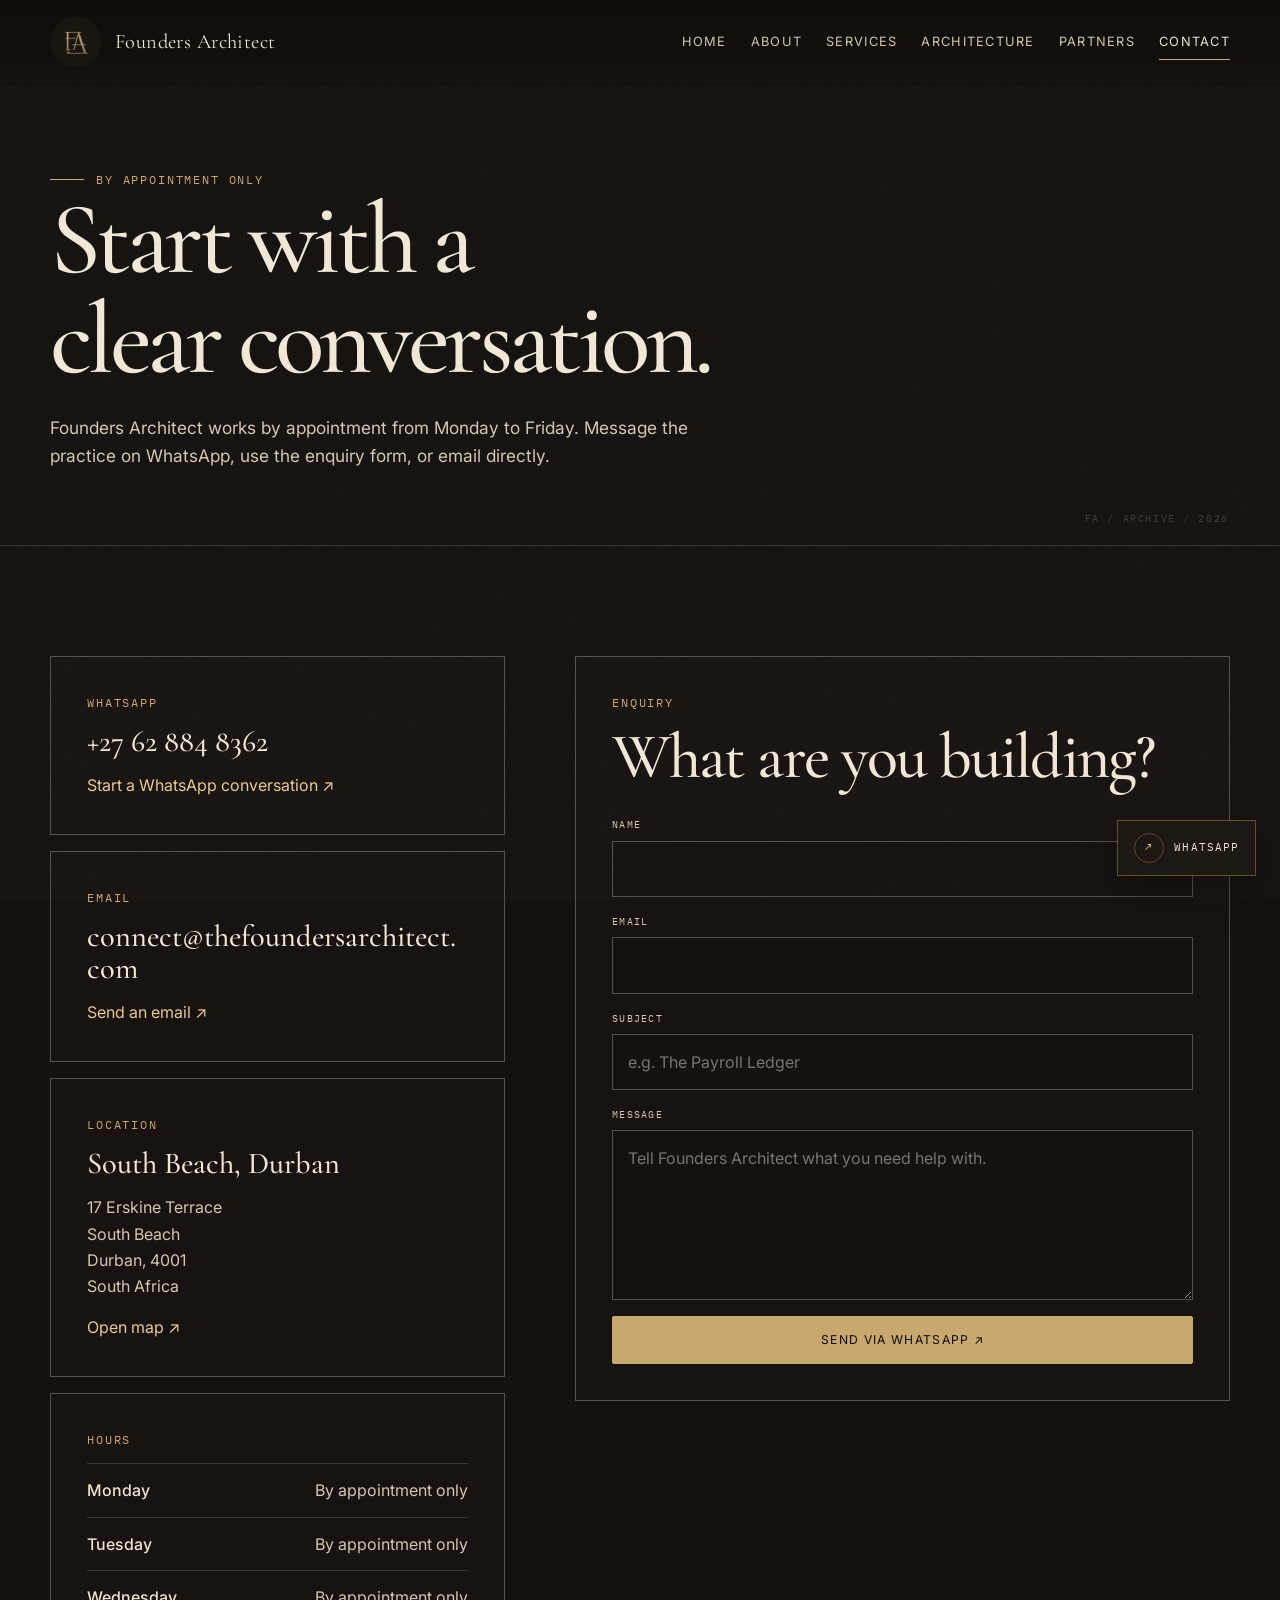
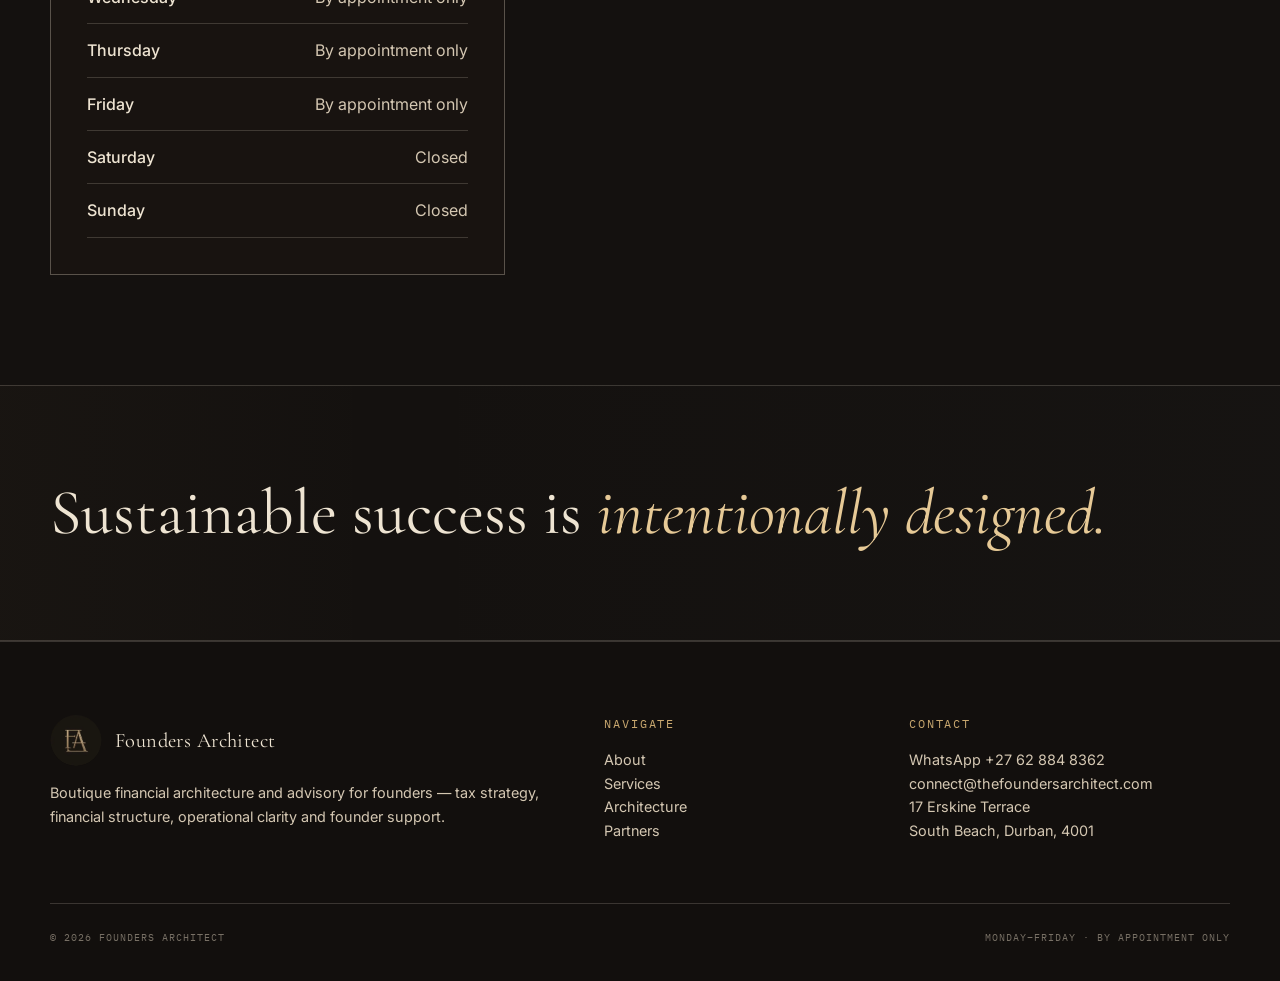
<file: contact.html>
<!doctype html><html lang="en"><head>
<meta charset="utf-8"><meta name="viewport" content="width=device-width,initial-scale=1">
<title>Contact | Founders Architect</title><meta name="description" content="Contact Founders Architect in South Beach, Durban. By appointment Monday to Friday.">
<link rel="icon" href="assets/founders-architect-mark.png"><link rel="stylesheet" href="assets/style.css"></head><body>
<canvas id="ambient-plan" aria-hidden="true"></canvas><div class="bg-notation" aria-hidden="true"><span>appointment / 01</span><span>durban / 02</span><span>connect / 03</span><span>founder / 04</span></div><div class="cursor-light" aria-hidden="true"></div><a class="whatsapp-float" href="https://wa.me/27628848362?text=Hello%20Founders%20Architect%2C%20I%27d%20like%20to%20make%20an%20enquiry." target="_blank" rel="noopener" aria-label="Chat with Founders Architect on WhatsApp">WhatsApp</a>
<header class="site-nav"><div class="container nav-inner"><a class="brand" href="index.html"><img src="assets/founders-architect-mark.png" alt="Founders Architect monogram"><span class="brand-name">Founders Architect</span></a><button class="nav-toggle" aria-label="Toggle navigation">Menu</button><nav class="nav-links"><a href="index.html">Home</a><a href="about.html">About</a><a href="services.html">Services</a><a href="architecture.html">Architecture</a><a href="partners.html">Partners</a><a class="active" href="contact.html">Contact</a></nav></div></header>
<main>
<section class="page-hero"><div class="container reveal"><div class="eyebrow mono">By appointment only</div><h1>Start with a<br>clear conversation.</h1><p>Founders Architect works by appointment from Monday to Friday. Message the practice on WhatsApp, use the enquiry form, or email directly.</p></div></section>
<section><div class="container contact-grid"><div class="reveal">
<div class="contact-card"><div class="mono kicker">WhatsApp</div><h3>+27 62 884 8362</h3><p><a href="https://wa.me/27628848362?text=Hello%20Founders%20Architect%2C%20I%27d%20like%20to%20make%20an%20enquiry." target="_blank" rel="noopener">Start a WhatsApp conversation ↗</a></p></div>
<div class="contact-card"><div class="mono kicker">Email</div><h3>connect@thefoundersarchitect.com</h3><p><a href="mailto:connect@thefoundersarchitect.com">Send an email ↗</a></p></div>
<div class="contact-card"><div class="mono kicker">Location</div><h3>South Beach, Durban</h3><p>17 Erskine Terrace<br>South Beach<br>Durban, 4001<br>South Africa</p><p style="margin-top:14px"><a href="https://www.google.com/maps/search/?api=1&query=17%20Erskine%20Terrace%2C%20South%20Beach%2C%20Durban%2C%204001" target="_blank" rel="noopener">Open map ↗</a></p></div>
<div class="contact-card"><div class="mono kicker">Hours</div><div class="hours"><div class="hours-row"><strong>Monday</strong><span>By appointment only</span></div><div class="hours-row"><strong>Tuesday</strong><span>By appointment only</span></div><div class="hours-row"><strong>Wednesday</strong><span>By appointment only</span></div><div class="hours-row"><strong>Thursday</strong><span>By appointment only</span></div><div class="hours-row"><strong>Friday</strong><span>By appointment only</span></div><div class="hours-row"><strong>Saturday</strong><span>Closed</span></div><div class="hours-row"><strong>Sunday</strong><span>Closed</span></div></div></div>
</div>
<div class="reveal"><div class="contact-card"><div class="mono kicker">Enquiry</div><h2 style="font-size:clamp(2.7rem,5vw,4.8rem);margin-bottom:28px">What are you building?</h2><form onsubmit="submitEnquiry(event)"><div class="field"><label for="name">Name</label><input id="name" name="name" required autocomplete="name"></div><div class="field"><label for="email">Email</label><input id="email" name="email" type="email" required autocomplete="email"></div><div class="field"><label for="subject">Subject</label><input id="subject" name="subject" placeholder="e.g. The Payroll Ledger"></div><div class="field"><label for="message">Message</label><textarea id="message" name="message" required placeholder="Tell Founders Architect what you need help with."></textarea></div><button class="btn brass" type="submit">Send via WhatsApp ↗</button></form></div></div>
</div></section>
<section class="statement"><div class="container reveal"><p>Sustainable success is <em>intentionally designed.</em></p></div></section>
</main>
<footer><div class="container footer-grid"><div><a class="brand" href="index.html"><img src="assets/founders-architect-mark.png" alt=""><span class="brand-name">Founders Architect</span></a><p>Boutique financial architecture and advisory for founders — tax strategy, financial structure, operational clarity and founder support.</p></div><div><div class="mono">Navigate</div><p><a href="about.html">About</a><br><a href="services.html">Services</a><br><a href="architecture.html">Architecture</a><br><a href="partners.html">Partners</a></p></div><div><div class="mono">Contact</div><p><a href="https://wa.me/27628848362?text=Hello%20Founders%20Architect%2C%20I%27d%20like%20to%20make%20an%20enquiry." target="_blank" rel="noopener">WhatsApp +27 62 884 8362</a><br><a href="mailto:connect@thefoundersarchitect.com">connect@thefoundersarchitect.com</a><br>17 Erskine Terrace<br>South Beach, Durban, 4001</p></div></div><div class="container footer-bottom"><span>© 2026 Founders Architect</span><span>Monday–Friday · By appointment only</span></div></footer><script src="assets/app.js"></script></body></html>
</file>
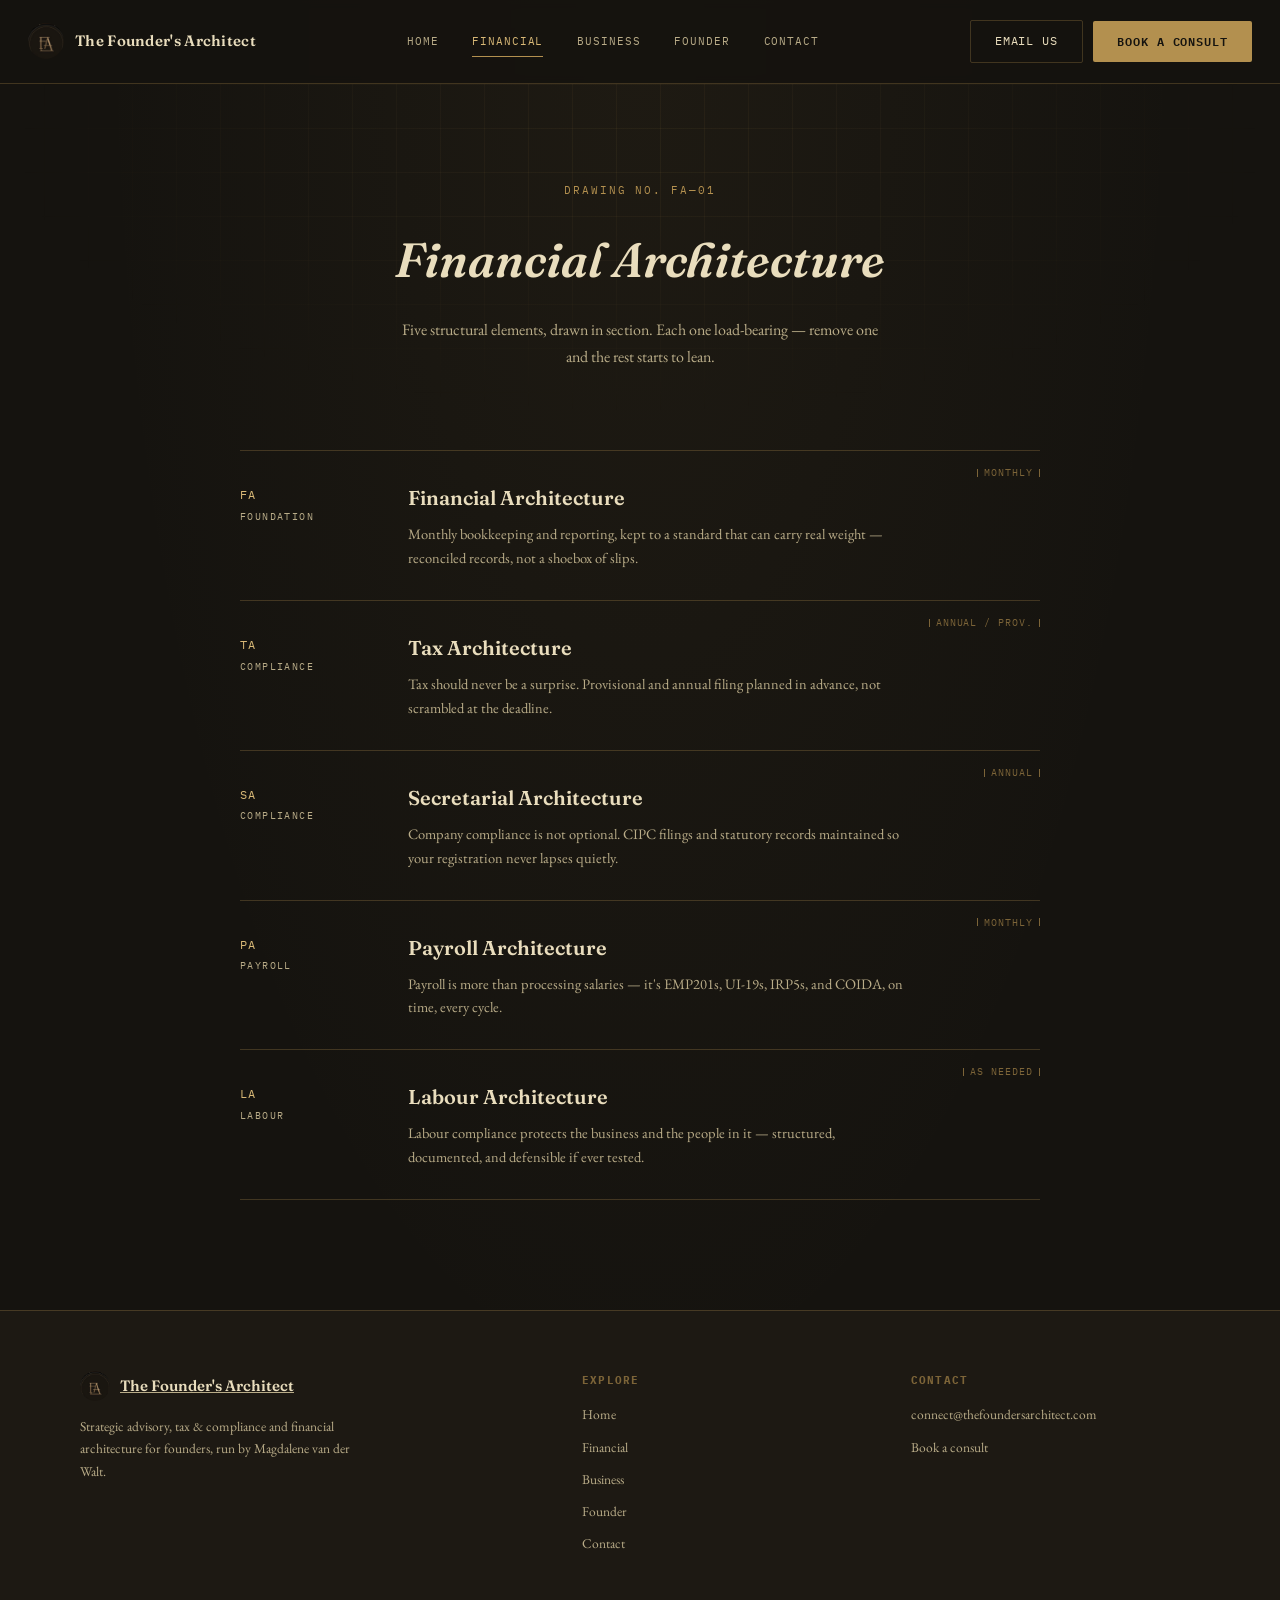
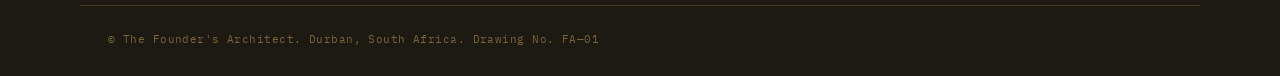
<file: financial-architecture.html>
<!DOCTYPE html>
<html lang="en">
<head>
<meta charset="UTF-8">
<meta name="viewport" content="width=device-width, initial-scale=1.0">
<title>Financial Architecture — The Founder's Architect</title>
<link rel="preconnect" href="https://fonts.googleapis.com">
<link href="https://fonts.googleapis.com/css2?family=IBM+Plex+Mono:wght@500;600&family=EB+Garamond:ital,wght@0,400;0,500;0,600;1,400;1,500&family=Fraunces:ital,opsz,wght@0,9..144,500;0,9..144,600;1,9..144,500;1,9..144,600&display=swap" rel="stylesheet">
<link rel="stylesheet" href="style.css">
</head>
<body>

<header class="site-header">
  <a class="brand" href="index.html">
    <img src="fa-logo.png" alt="The Founder's Architect">
    <span>The Founder's Architect</span>
  </a>
  <nav class="site-nav">
    <a href="index.html">Home</a>
    <a href="financial-architecture.html" class="active">Financial</a>
    <a href="business-architecture.html">Business</a>
    <a href="founder-architecture.html">Founder</a>
    <a href="contact.html">Contact</a>
  </nav>
  <div class="nav-cta">
    <a class="btn btn-ghost" href="mailto:connect@thefoundersarchitect.com">Email us</a>
    <a class="btn btn-primary" href="contact.html">Book a consult</a>
  </div>
</header>

<section class="bp-hero">
  <div class="bp-hero-inner">
    <span class="eyebrow">Drawing No. FA—01</span>
    <h1>Financial Architecture</h1>
    <p>Five structural elements, drawn in section. Each one load-bearing — remove one and the rest starts to lean.</p>
  </div>
</section>

<section class="elevation">
  <div class="elevation-inner">

    <div class="floor reveal">
      <div class="code">FA<small>FOUNDATION</small></div>
      <div>
        <h3>Financial Architecture</h3>
        <p>Monthly bookkeeping and reporting, kept to a standard that can carry real weight — reconciled records, not a shoebox of slips.</p>
      </div>
      <div class="dim"><span class="tick"></span>MONTHLY<span class="tick"></span></div>
    </div>

    <div class="floor reveal">
      <div class="code">TA<small>COMPLIANCE</small></div>
      <div>
        <h3>Tax Architecture</h3>
        <p>Tax should never be a surprise. Provisional and annual filing planned in advance, not scrambled at the deadline.</p>
      </div>
      <div class="dim"><span class="tick"></span>ANNUAL / PROV.<span class="tick"></span></div>
    </div>

    <div class="floor reveal">
      <div class="code">SA<small>COMPLIANCE</small></div>
      <div>
        <h3>Secretarial Architecture</h3>
        <p>Company compliance is not optional. CIPC filings and statutory records maintained so your registration never lapses quietly.</p>
      </div>
      <div class="dim"><span class="tick"></span>ANNUAL<span class="tick"></span></div>
    </div>

    <div class="floor reveal">
      <div class="code">PA<small>PAYROLL</small></div>
      <div>
        <h3>Payroll Architecture</h3>
        <p>Payroll is more than processing salaries — it's EMP201s, UI-19s, IRP5s, and COIDA, on time, every cycle.</p>
      </div>
      <div class="dim"><span class="tick"></span>MONTHLY<span class="tick"></span></div>
    </div>

    <div class="floor reveal">
      <div class="code">LA<small>LABOUR</small></div>
      <div>
        <h3>Labour Architecture</h3>
        <p>Labour compliance protects the business and the people in it — structured, documented, and defensible if ever tested.</p>
      </div>
      <div class="dim"><span class="tick"></span>AS NEEDED<span class="tick"></span></div>
    </div>

  </div>
</section>

<footer class="site-footer">
  <div class="footer-grid">
    <div>
      <a class="brand" href="index.html"><img src="fa-logo.png" alt=""><span>The Founder's Architect</span></a>
      <p>Strategic advisory, tax &amp; compliance and financial architecture for founders, run by Magdalene van der Walt.</p>
    </div>
    <div class="footer-col">
      <h4>Explore</h4>
      <a href="index.html">Home</a>
      <a href="financial-architecture.html">Financial</a>
      <a href="business-architecture.html">Business</a>
      <a href="founder-architecture.html">Founder</a>
      <a href="contact.html">Contact</a>
    </div>
    <div class="footer-col">
      <h4>Contact</h4>
      <a href="mailto:connect@thefoundersarchitect.com">connect@thefoundersarchitect.com</a>
      <a href="contact.html">Book a consult</a>
    </div>
  </div>
  <div class="bottom wrap">© The Founder's Architect. Durban, South Africa. Drawing No. FA—01</div>
</footer>

<script>
const io = new IntersectionObserver(es=>es.forEach(e=>{if(e.isIntersecting){e.target.classList.add('in'); io.unobserve(e.target);}}),{threshold:.15});
document.querySelectorAll('.reveal').forEach(el=>io.observe(el));
</script>
</body>
</html>
</file>
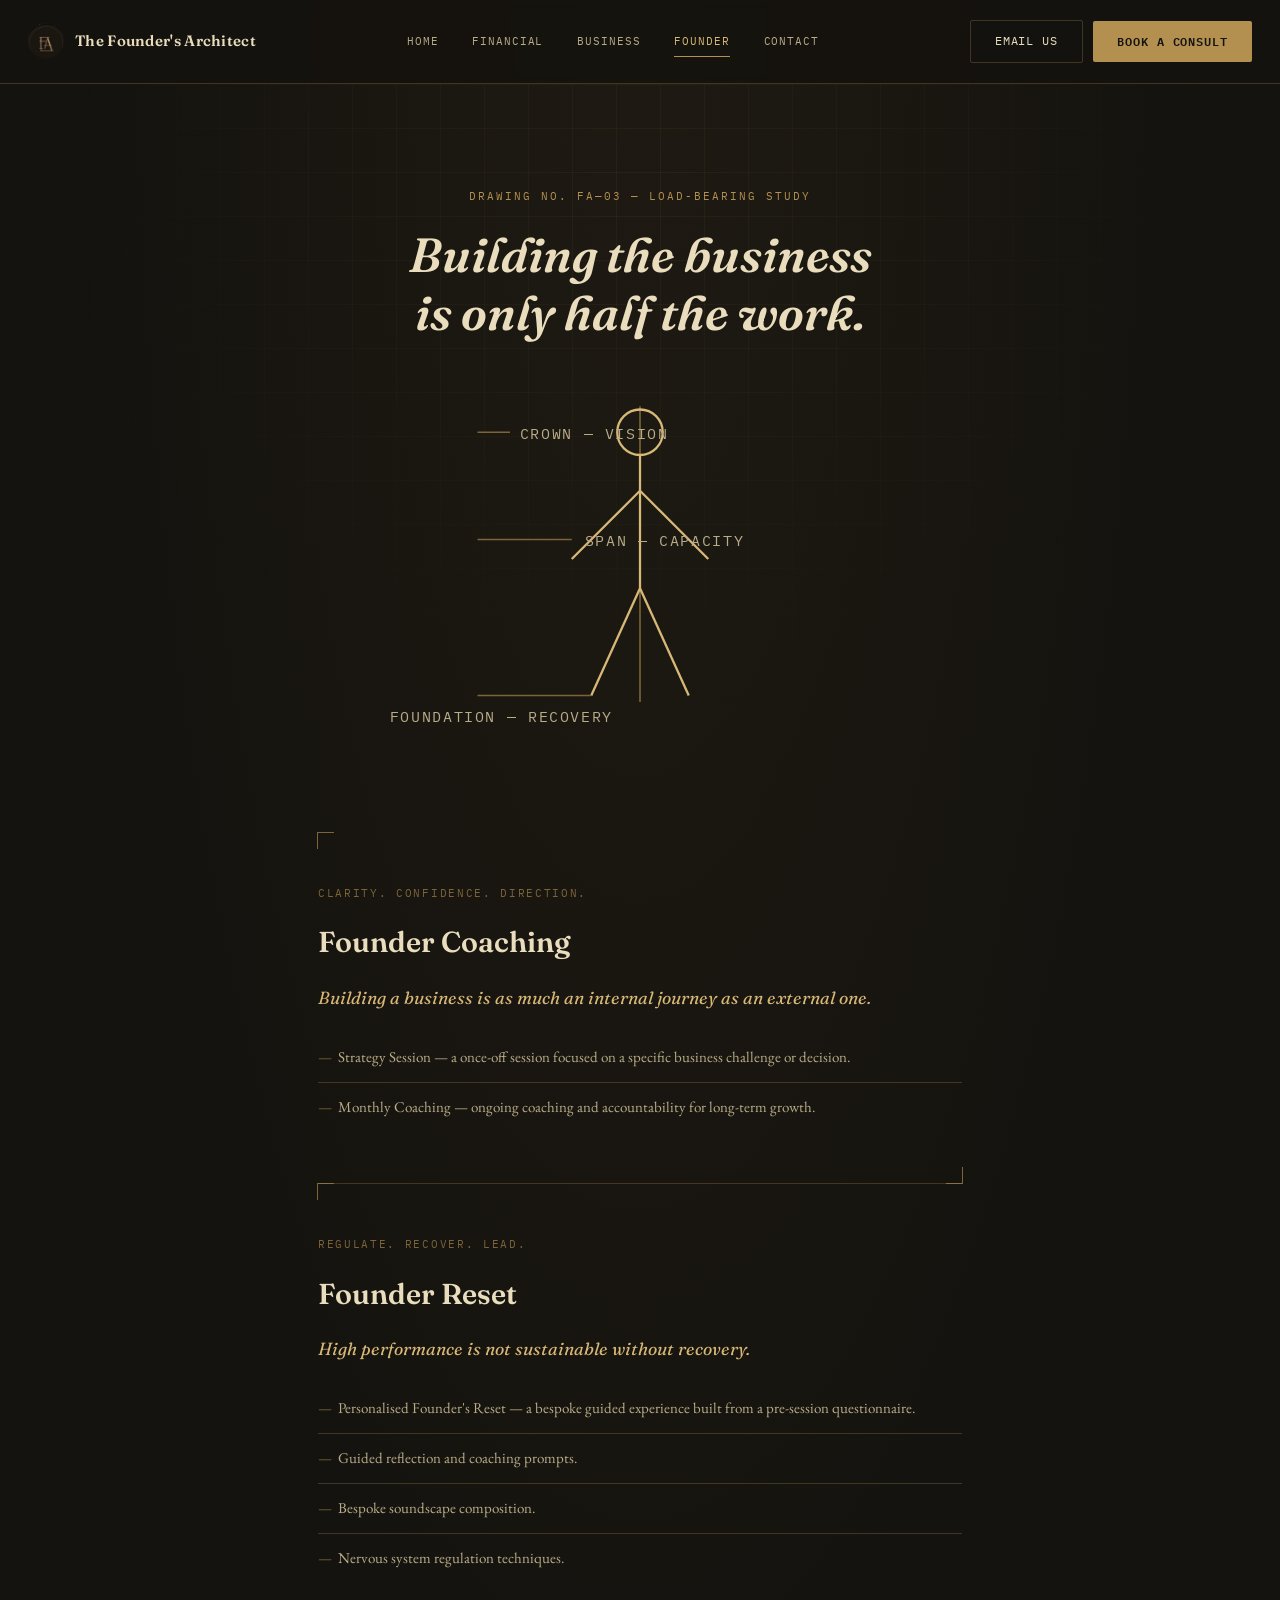
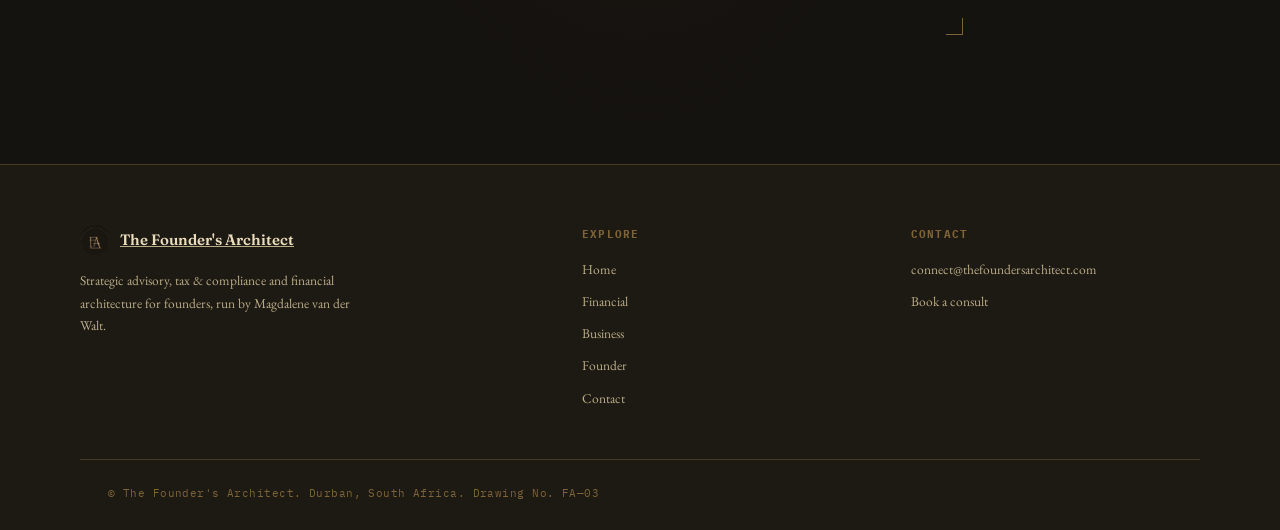
<file: founder-architecture.html>
<!DOCTYPE html>
<html lang="en">
<head>
<meta charset="UTF-8">
<meta name="viewport" content="width=device-width, initial-scale=1.0">
<title>Founder Architecture — The Founder's Architect</title>
<link rel="preconnect" href="https://fonts.googleapis.com">
<link href="https://fonts.googleapis.com/css2?family=IBM+Plex+Mono:wght@500;600&family=EB+Garamond:ital,wght@0,400;0,500;0,600;1,400;1,500&family=Fraunces:ital,opsz,wght@0,9..144,500;0,9..144,600;1,9..144,500;1,9..144,600&display=swap" rel="stylesheet">
<link rel="stylesheet" href="style.css">
</head>
<body>

<header class="site-header">
  <a class="brand" href="index.html">
    <img src="fa-logo.png" alt="The Founder's Architect">
    <span>The Founder's Architect</span>
  </a>
  <nav class="site-nav">
    <a href="index.html">Home</a>
    <a href="financial-architecture.html">Financial</a>
    <a href="business-architecture.html">Business</a>
    <a href="founder-architecture.html" class="active">Founder</a>
    <a href="contact.html">Contact</a>
  </nav>
  <div class="nav-cta">
    <a class="btn btn-ghost" href="mailto:connect@thefoundersarchitect.com">Email us</a>
    <a class="btn btn-primary" href="contact.html">Book a consult</a>
  </div>
</header>

<section class="f-hero">
  <div class="f-hero-inner">
    <span class="eyebrow">Drawing No. FA—03 — Load-Bearing Study</span>
    <h1>Building the business<br>is only half the work.</h1>

    <div class="f-diagram reveal">
      <svg viewBox="0 0 320 220" fill="none" xmlns="http://www.w3.org/2000/svg">
        <line x1="160" y1="18" x2="160" y2="200" stroke="#7c6438" stroke-width="1"/>
        <circle cx="160" cy="34" r="14" stroke="#d8b876" stroke-width="1.4"/>
        <line x1="160" y1="48" x2="160" y2="130" stroke="#d8b876" stroke-width="1.4"/>
        <line x1="160" y1="70" x2="118" y2="112" stroke="#d8b876" stroke-width="1.4"/>
        <line x1="160" y1="70" x2="202" y2="112" stroke="#d8b876" stroke-width="1.4"/>
        <line x1="160" y1="130" x2="130" y2="196" stroke="#d8b876" stroke-width="1.4"/>
        <line x1="160" y1="130" x2="190" y2="196" stroke="#d8b876" stroke-width="1.4"/>
        <line x1="60" y1="34" x2="80" y2="34" stroke="#7c6438" stroke-width="1"/>
        <text x="86" y="38" fill="#b9ac88" font-family="IBM Plex Mono, monospace" font-size="9" letter-spacing="1">CROWN — VISION</text>
        <line x1="60" y1="100" x2="118" y2="100" stroke="#7c6438" stroke-width="1"/>
        <text x="126" y="104" fill="#b9ac88" font-family="IBM Plex Mono, monospace" font-size="9" letter-spacing="1">SPAN — CAPACITY</text>
        <line x1="60" y1="196" x2="130" y2="196" stroke="#7c6438" stroke-width="1"/>
        <text x="6" y="212" fill="#b9ac88" font-family="IBM Plex Mono, monospace" font-size="9" letter-spacing="1">FOUNDATION — RECOVERY</text>
      </svg>
    </div>
  </div>
</section>

<div class="f-body">

  <div class="f-block blueprint reveal">
    <span class="eyebrow">Clarity. Confidence. Direction.</span>
    <h2>Founder Coaching</h2>
    <p class="lede">Building a business is as much an internal journey as an external one.</p>
    <ul>
      <li>Strategy Session — a once-off session focused on a specific business challenge or decision.</li>
      <li>Monthly Coaching — ongoing coaching and accountability for long-term growth.</li>
    </ul>
  </div>

  <div class="f-block blueprint reveal">
    <span class="eyebrow">Regulate. Recover. Lead.</span>
    <h2>Founder Reset</h2>
    <p class="lede">High performance is not sustainable without recovery.</p>
    <ul>
      <li>Personalised Founder's Reset — a bespoke guided experience built from a pre-session questionnaire.</li>
      <li>Guided reflection and coaching prompts.</li>
      <li>Bespoke soundscape composition.</li>
      <li>Nervous system regulation techniques.</li>
    </ul>
  </div>

</div>

<footer class="site-footer">
  <div class="footer-grid">
    <div>
      <a class="brand" href="index.html"><img src="fa-logo.png" alt=""><span>The Founder's Architect</span></a>
      <p>Strategic advisory, tax &amp; compliance and financial architecture for founders, run by Magdalene van der Walt.</p>
    </div>
    <div class="footer-col">
      <h4>Explore</h4>
      <a href="index.html">Home</a>
      <a href="financial-architecture.html">Financial</a>
      <a href="business-architecture.html">Business</a>
      <a href="founder-architecture.html">Founder</a>
      <a href="contact.html">Contact</a>
    </div>
    <div class="footer-col">
      <h4>Contact</h4>
      <a href="mailto:connect@thefoundersarchitect.com">connect@thefoundersarchitect.com</a>
      <a href="contact.html">Book a consult</a>
    </div>
  </div>
  <div class="bottom wrap">© The Founder's Architect. Durban, South Africa. Drawing No. FA—03</div>
</footer>

<script>
const io = new IntersectionObserver(es=>es.forEach(e=>{if(e.isIntersecting){e.target.classList.add('in'); io.unobserve(e.target);}}),{threshold:.15});
document.querySelectorAll('.reveal').forEach(el=>io.observe(el));
</script>
</body>
</html>
</file>
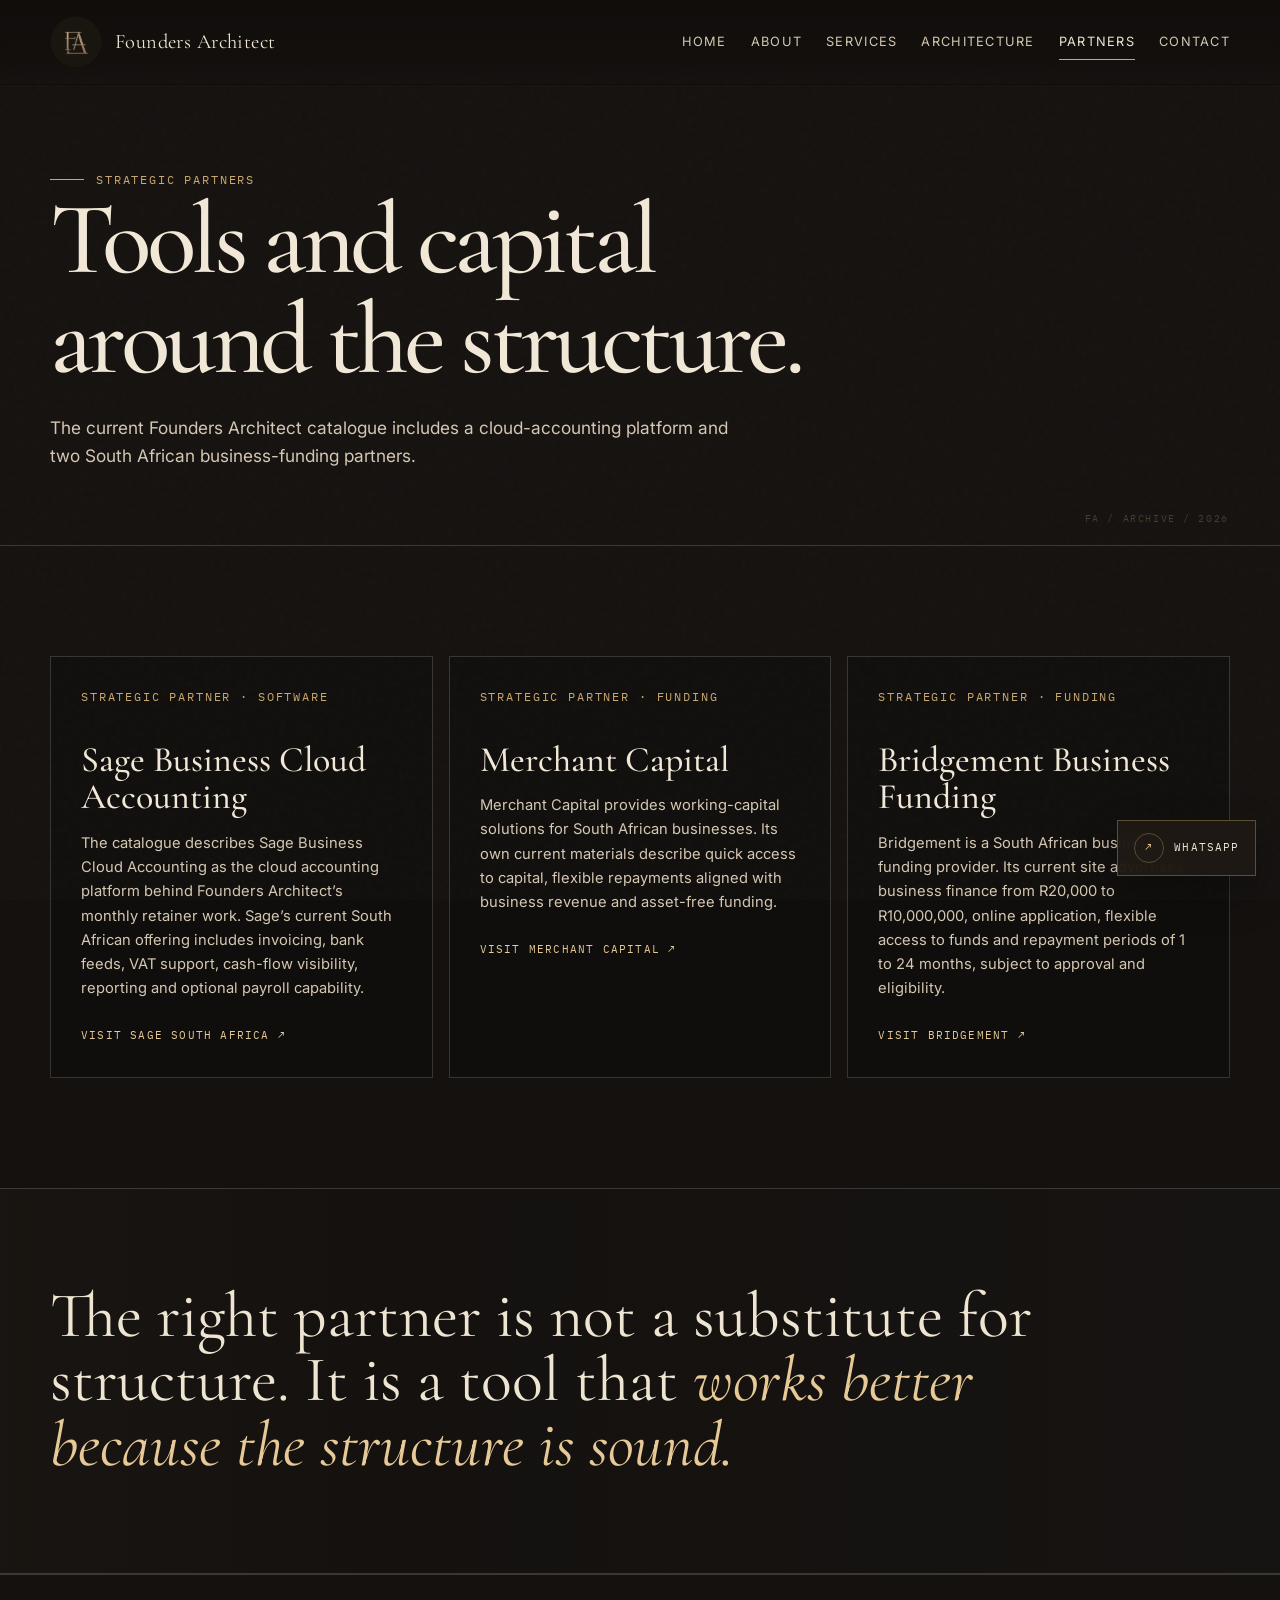
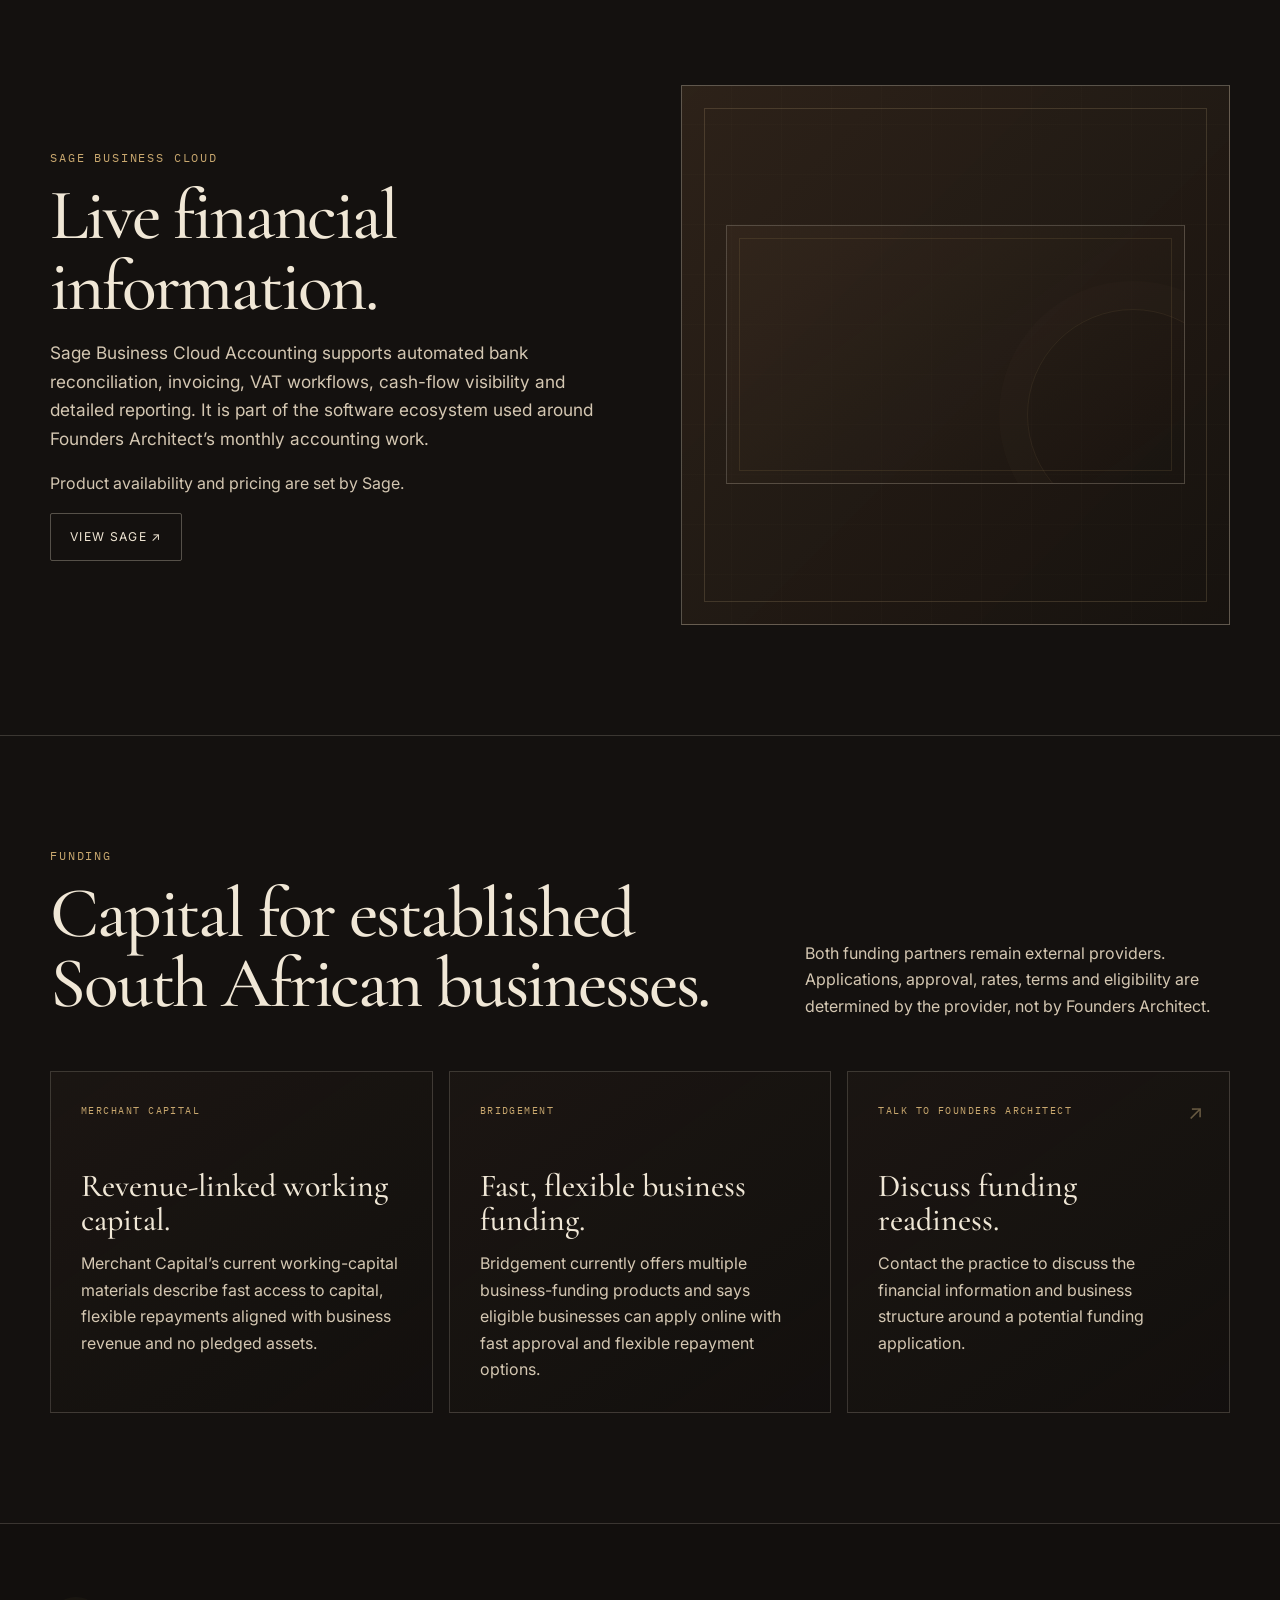
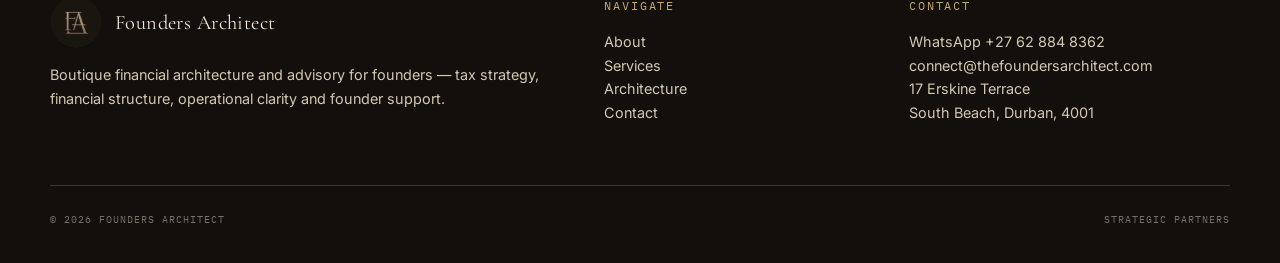
<file: partners.html>
<!doctype html><html lang="en"><head>
<meta charset="utf-8"><meta name="viewport" content="width=device-width,initial-scale=1">
<title>Partners | Founders Architect</title><meta name="description" content="Software and funding partners listed by Founders Architect, including Sage Business Cloud Accounting, Merchant Capital and Bridgement.">
<link rel="icon" href="assets/founders-architect-mark.png"><link rel="stylesheet" href="assets/style.css"></head><body>
<canvas id="ambient-plan" aria-hidden="true"></canvas><div class="bg-notation" aria-hidden="true"><span>software / 01</span><span>capital / 02</span><span>funding / 03</span><span>partner / 04</span></div><div class="cursor-light" aria-hidden="true"></div><a class="whatsapp-float" href="https://wa.me/27628848362?text=Hello%20Founders%20Architect%2C%20I%27d%20like%20to%20make%20an%20enquiry." target="_blank" rel="noopener" aria-label="Chat with Founders Architect on WhatsApp">WhatsApp</a>
<header class="site-nav"><div class="container nav-inner"><a class="brand" href="index.html"><img src="assets/founders-architect-mark.png" alt="Founders Architect monogram"><span class="brand-name">Founders Architect</span></a><button class="nav-toggle" aria-label="Toggle navigation">Menu</button><nav class="nav-links"><a href="index.html">Home</a><a href="about.html">About</a><a href="services.html">Services</a><a href="architecture.html">Architecture</a><a class="active" href="partners.html">Partners</a><a href="contact.html">Contact</a></nav></div></header>
<main>
<section class="page-hero"><div class="container reveal"><div class="eyebrow mono">Strategic partners</div><h1>Tools and capital<br>around the structure.</h1><p>The current Founders Architect catalogue includes a cloud-accounting platform and two South African business-funding partners.</p></div></section>
<section><div class="container"><div class="partner-grid stagger">
<article class="partner-card"><div class="mono kicker">Strategic partner · software</div><h3>Sage Business Cloud Accounting</h3><p>The catalogue describes Sage Business Cloud Accounting as the cloud accounting platform behind Founders Architect’s monthly retainer work. Sage’s current South African offering includes invoicing, bank feeds, VAT support, cash-flow visibility, reporting and optional payroll capability.</p><a href="https://www.sage.com/en-za/sage-business-cloud/accounting/" target="_blank" rel="noopener">Visit Sage South Africa ↗</a></article>
<article class="partner-card"><div class="mono kicker">Strategic partner · funding</div><h3>Merchant Capital</h3><p>Merchant Capital provides working-capital solutions for South African businesses. Its own current materials describe quick access to capital, flexible repayments aligned with business revenue and asset-free funding.</p><a href="https://www.merchantcapital.co.za/" target="_blank" rel="noopener">Visit Merchant Capital ↗</a></article>
<article class="partner-card"><div class="mono kicker">Strategic partner · funding</div><h3>Bridgement Business Funding</h3><p>Bridgement is a South African business-funding provider. Its current site advertises business finance from R20,000 to R10,000,000, online application, flexible access to funds and repayment periods of 1 to 24 months, subject to approval and eligibility.</p><a href="https://www.bridgement.com/za/" target="_blank" rel="noopener">Visit Bridgement ↗</a></article>
</div></div></section>
<section class="statement"><div class="container reveal"><p>The right partner is not a substitute for structure. It is a tool that <em>works better because the structure is sound.</em></p></div></section>
<section class="section-rule"><div class="container split"><div class="copy reveal"><div class="kicker mono">Sage Business Cloud</div><h2>Live financial information.</h2><p>Sage Business Cloud Accounting supports automated bank reconciliation, invoicing, VAT workflows, cash-flow visibility and detailed reporting. It is part of the software ecosystem used around Founders Architect’s monthly accounting work.</p><p>Product availability and pricing are set by Sage.</p><a class="btn" href="https://www.sage.com/en-za/sage-business-cloud/accounting/" target="_blank" rel="noopener">View Sage ↗</a></div><div class="study-frame reveal"><div class="photo-placeholder wide" aria-hidden="true"></div></div></div></section>
<section class="section-rule"><div class="container"><div class="section-head reveal"><div><div class="kicker mono">Funding</div><h2>Capital for established South African businesses.</h2></div><p>Both funding partners remain external providers. Applications, approval, rates, terms and eligibility are determined by the provider, not by Founders Architect.</p></div><div class="service-grid stagger"><article class="service-card"><div class="label">Merchant Capital</div><h3>Revenue-linked working capital.</h3><p>Merchant Capital’s current working-capital materials describe fast access to capital, flexible repayments aligned with business revenue and no pledged assets.</p></article><article class="service-card"><div class="label">Bridgement</div><h3>Fast, flexible business funding.</h3><p>Bridgement currently offers multiple business-funding products and says eligible businesses can apply online with fast approval and flexible repayment options.</p></article><a class="service-card" href="https://wa.me/27628848362?text=Hello%20Founders%20Architect%2C%20I%27d%20like%20to%20make%20an%20enquiry." target="_blank" rel="noopener"><span class="arrow">↗</span><div class="label">Talk to Founders Architect</div><h3>Discuss funding readiness.</h3><p>Contact the practice to discuss the financial information and business structure around a potential funding application.</p></a></div></div></section>
</main>
<footer><div class="container footer-grid"><div><a class="brand" href="index.html"><img src="assets/founders-architect-mark.png" alt=""><span class="brand-name">Founders Architect</span></a><p>Boutique financial architecture and advisory for founders — tax strategy, financial structure, operational clarity and founder support.</p></div><div><div class="mono">Navigate</div><p><a href="about.html">About</a><br><a href="services.html">Services</a><br><a href="architecture.html">Architecture</a><br><a href="contact.html">Contact</a></p></div><div><div class="mono">Contact</div><p><a href="https://wa.me/27628848362?text=Hello%20Founders%20Architect%2C%20I%27d%20like%20to%20make%20an%20enquiry." target="_blank" rel="noopener">WhatsApp +27 62 884 8362</a><br><a href="mailto:connect@thefoundersarchitect.com">connect@thefoundersarchitect.com</a><br>17 Erskine Terrace<br>South Beach, Durban, 4001</p></div></div><div class="container footer-bottom"><span>© 2026 Founders Architect</span><span>Strategic partners</span></div></footer><script src="assets/app.js"></script></body></html>
</file>
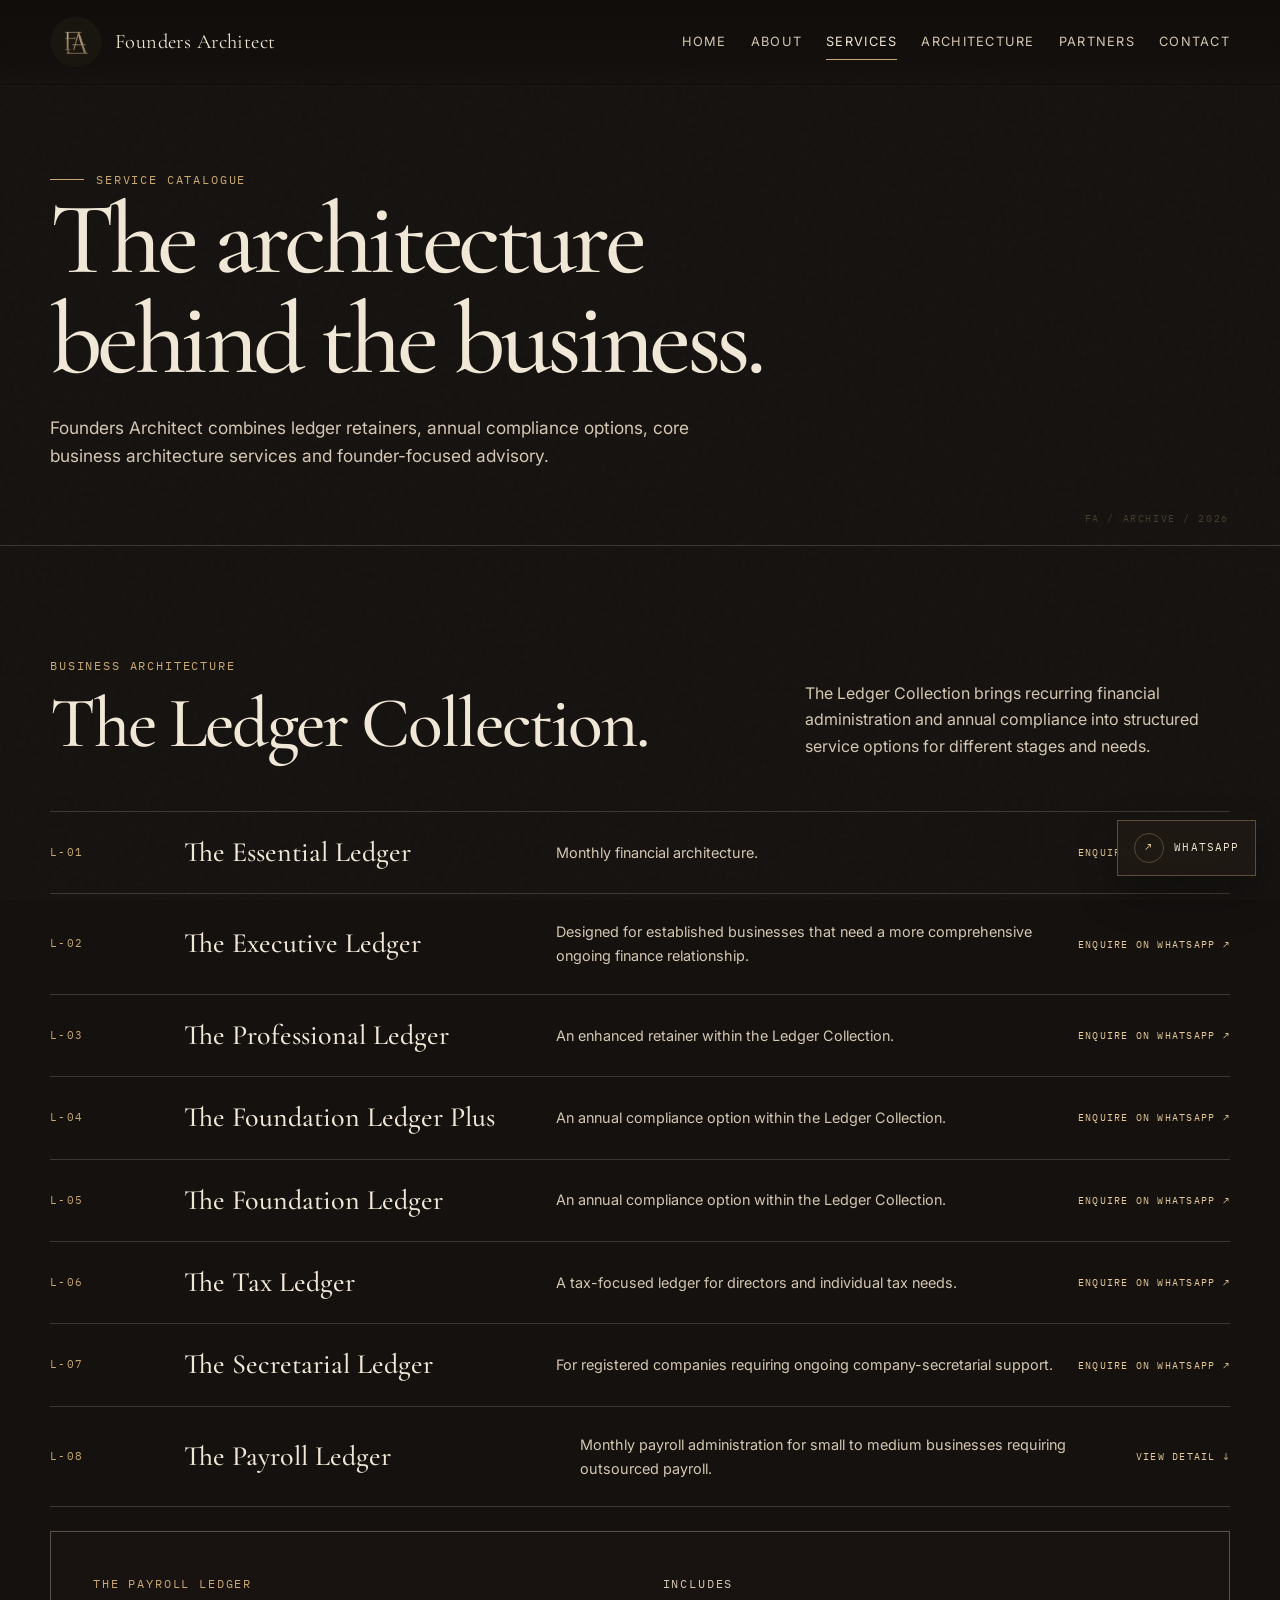
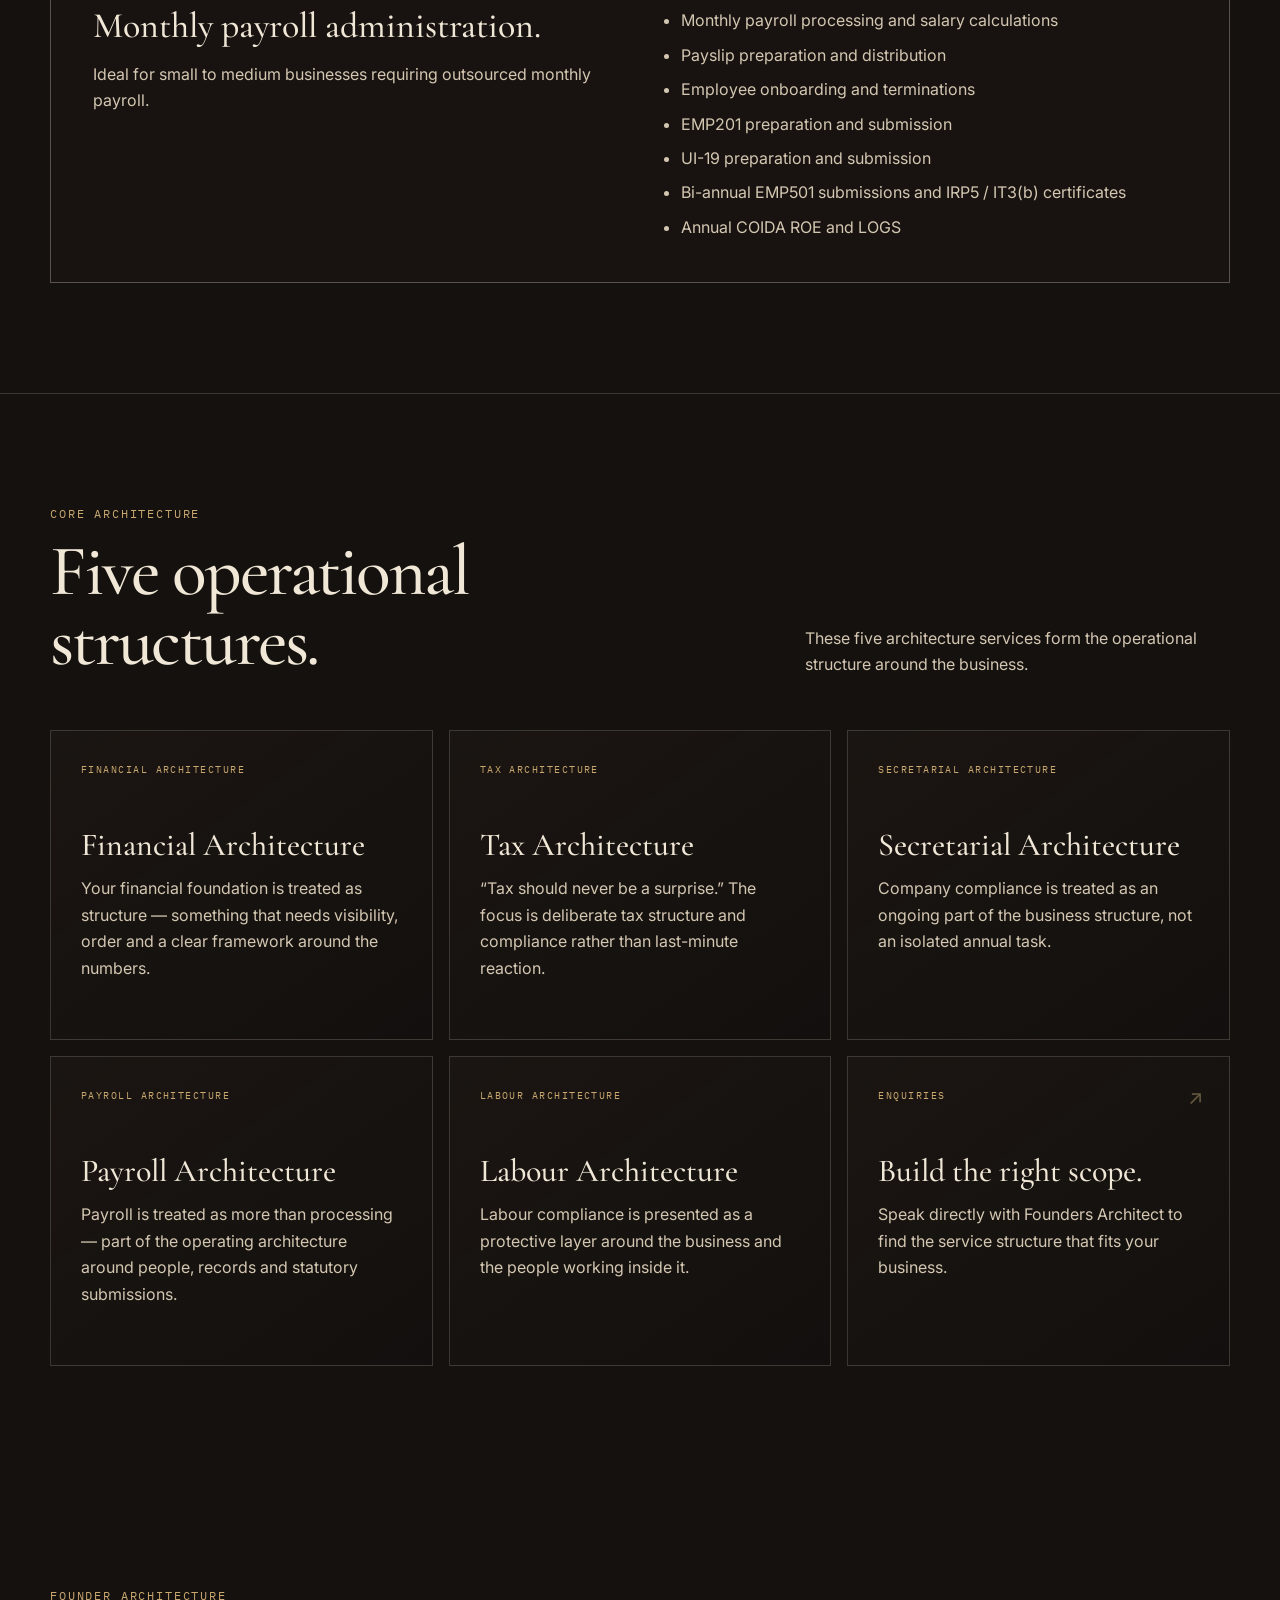
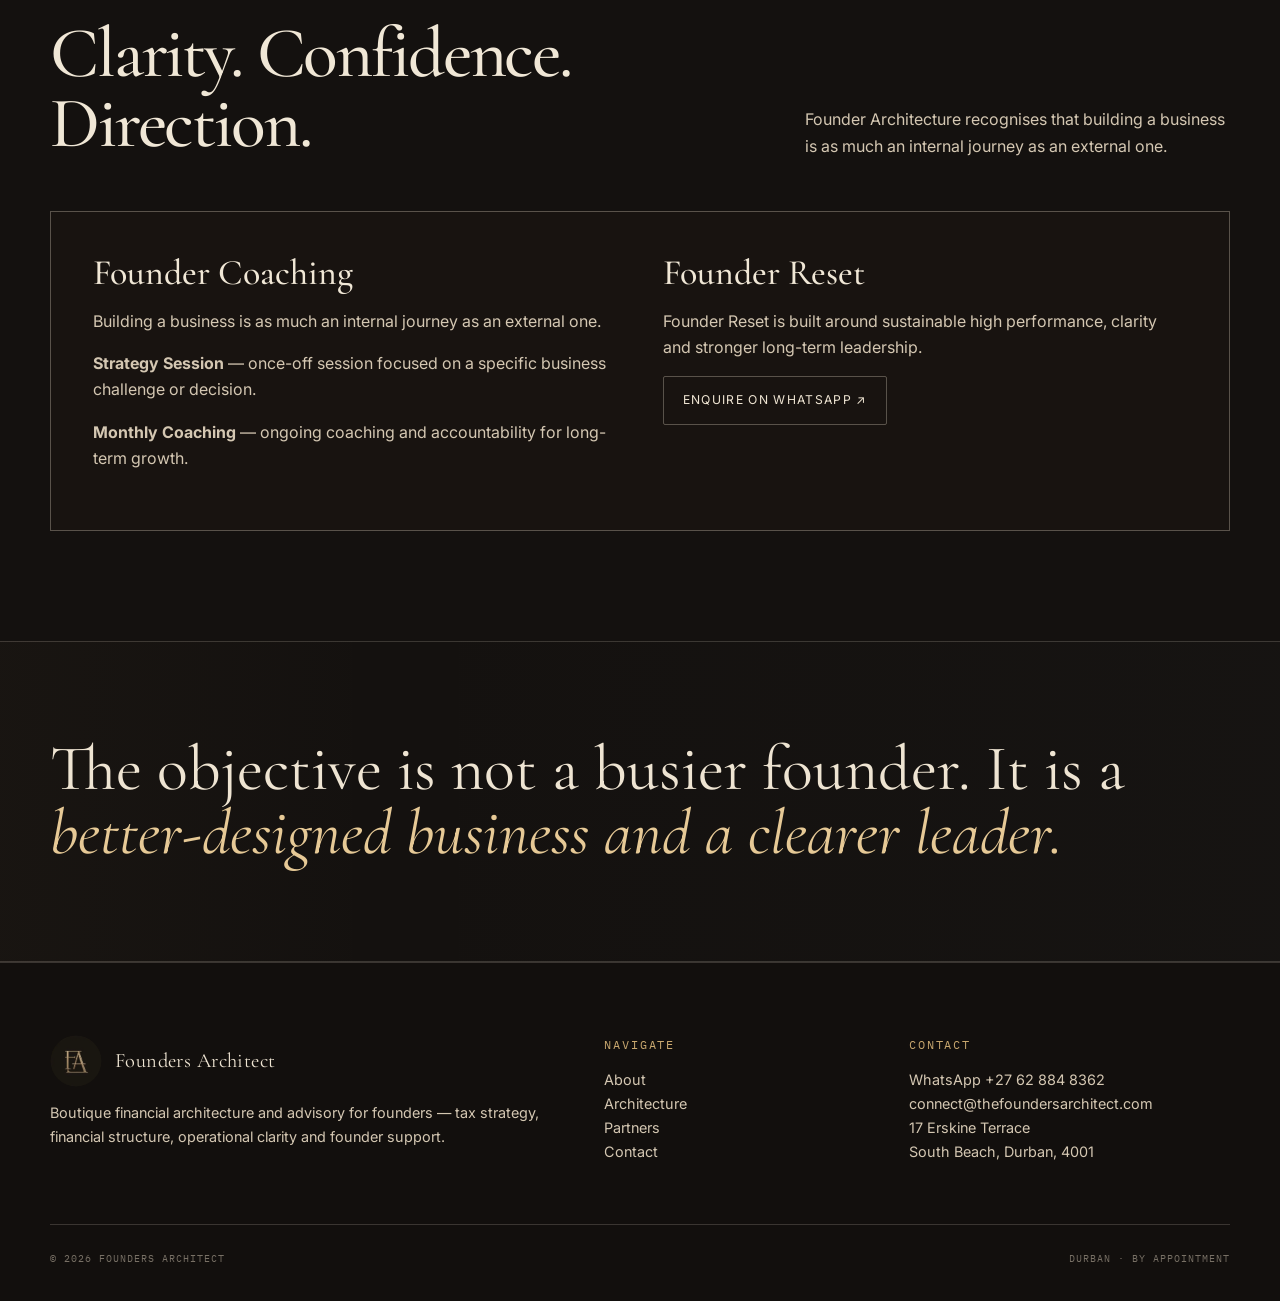
<file: services.html>
<!doctype html><html lang="en"><head>
<meta charset="utf-8"><meta name="viewport" content="width=device-width,initial-scale=1">
<title>Services | Founders Architect</title><meta name="description" content="Founders Architect services including ledger packages, financial architecture, tax, secretarial, payroll, labour compliance and founder coaching.">
<link rel="icon" href="assets/founders-architect-mark.png"><link rel="stylesheet" href="assets/style.css"></head><body>
<canvas id="ambient-plan" aria-hidden="true"></canvas><div class="bg-notation" aria-hidden="true"><span>ledger / A</span><span>tax / B</span><span>payroll / C</span><span>founder / D</span></div><div class="cursor-light" aria-hidden="true"></div><a class="whatsapp-float" href="https://wa.me/27628848362?text=Hello%20Founders%20Architect%2C%20I%27d%20like%20to%20make%20an%20enquiry." target="_blank" rel="noopener" aria-label="Chat with Founders Architect on WhatsApp">WhatsApp</a>
<header class="site-nav"><div class="container nav-inner"><a class="brand" href="index.html"><img src="assets/founders-architect-mark.png" alt="Founders Architect monogram"><span class="brand-name">Founders Architect</span></a><button class="nav-toggle" aria-label="Toggle navigation">Menu</button><nav class="nav-links"><a href="index.html">Home</a><a href="about.html">About</a><a class="active" href="services.html">Services</a><a href="architecture.html">Architecture</a><a href="partners.html">Partners</a><a href="contact.html">Contact</a></nav></div></header>
<main>
<section class="page-hero"><div class="container reveal"><div class="eyebrow mono">Service catalogue</div><h1>The architecture<br>behind the business.</h1><p>Founders Architect combines ledger retainers, annual compliance options, core business architecture services and founder-focused advisory.</p></div></section>

<section id="ledgers"><div class="container"><div class="section-head reveal"><div><div class="kicker mono">Business Architecture</div><h2>The Ledger Collection.</h2></div><p>The Ledger Collection brings recurring financial administration and annual compliance into structured service options for different stages and needs.</p></div>
<div class="ledger-list reveal">
  <div class="ledger-row"><div class="code">L-01</div><h3>The Essential Ledger</h3><p>Monthly financial architecture.</p><a class="mini-link" href="https://wa.me/27628848362?text=Hello%20Founders%20Architect%2C%20I%27d%20like%20to%20make%20an%20enquiry." target="_blank" rel="noopener">Enquire on WhatsApp ↗</a></div>
  <div class="ledger-row"><div class="code">L-02</div><h3>The Executive Ledger</h3><p>Designed for established businesses that need a more comprehensive ongoing finance relationship.</p><a class="mini-link" href="https://wa.me/27628848362?text=Hello%20Founders%20Architect%2C%20I%27d%20like%20to%20make%20an%20enquiry." target="_blank" rel="noopener">Enquire on WhatsApp ↗</a></div>
  <div class="ledger-row"><div class="code">L-03</div><h3>The Professional Ledger</h3><p>An enhanced retainer within the Ledger Collection.</p><a class="mini-link" href="https://wa.me/27628848362?text=Hello%20Founders%20Architect%2C%20I%27d%20like%20to%20make%20an%20enquiry." target="_blank" rel="noopener">Enquire on WhatsApp ↗</a></div>
  <div class="ledger-row"><div class="code">L-04</div><h3>The Foundation Ledger Plus</h3><p>An annual compliance option within the Ledger Collection.</p><a class="mini-link" href="https://wa.me/27628848362?text=Hello%20Founders%20Architect%2C%20I%27d%20like%20to%20make%20an%20enquiry." target="_blank" rel="noopener">Enquire on WhatsApp ↗</a></div>
  <div class="ledger-row"><div class="code">L-05</div><h3>The Foundation Ledger</h3><p>An annual compliance option within the Ledger Collection.</p><a class="mini-link" href="https://wa.me/27628848362?text=Hello%20Founders%20Architect%2C%20I%27d%20like%20to%20make%20an%20enquiry." target="_blank" rel="noopener">Enquire on WhatsApp ↗</a></div>
  <div class="ledger-row"><div class="code">L-06</div><h3>The Tax Ledger</h3><p>A tax-focused ledger for directors and individual tax needs.</p><a class="mini-link" href="https://wa.me/27628848362?text=Hello%20Founders%20Architect%2C%20I%27d%20like%20to%20make%20an%20enquiry." target="_blank" rel="noopener">Enquire on WhatsApp ↗</a></div>
  <div class="ledger-row"><div class="code">L-07</div><h3>The Secretarial Ledger</h3><p>For registered companies requiring ongoing company-secretarial support.</p><a class="mini-link" href="https://wa.me/27628848362?text=Hello%20Founders%20Architect%2C%20I%27d%20like%20to%20make%20an%20enquiry." target="_blank" rel="noopener">Enquire on WhatsApp ↗</a></div>
  <div class="ledger-row"><div class="code">L-08</div><h3>The Payroll Ledger</h3><p>Monthly payroll administration for small to medium businesses requiring outsourced payroll.</p><a class="mini-link" href="#payroll-ledger">View detail ↓</a></div>
</div>

<div id="payroll-ledger" class="detail-panel reveal">
  <div><div class="kicker mono">The Payroll Ledger</div><h3>Monthly payroll administration.</h3><p>Ideal for small to medium businesses requiring outsourced monthly payroll.</p></div>
  <div><div class="mono muted" style="margin-bottom:14px">Includes</div><ul>
    <li>Monthly payroll processing and salary calculations</li>
    <li>Payslip preparation and distribution</li>
    <li>Employee onboarding and terminations</li>
    <li>EMP201 preparation and submission</li>
    <li>UI-19 preparation and submission</li>
    <li>Bi-annual EMP501 submissions and IRP5 / IT3(b) certificates</li>
    <li>Annual COIDA ROE and LOGS</li>
  </ul></div>
</div>
</div></section>

<section id="architecture-services" class="section-rule"><div class="container"><div class="section-head reveal"><div><div class="kicker mono">Core Architecture</div><h2>Five operational structures.</h2></div><p>These five architecture services form the operational structure around the business.</p></div>
<div class="service-grid stagger">
  <article class="service-card"><div class="label">Financial Architecture</div><h3>Financial Architecture</h3><p>Your financial foundation is treated as structure — something that needs visibility, order and a clear framework around the numbers.</p></article>
  <article class="service-card"><div class="label">Tax Architecture</div><h3>Tax Architecture</h3><p>“Tax should never be a surprise.” The focus is deliberate tax structure and compliance rather than last-minute reaction.</p></article>
  <article class="service-card"><div class="label">Secretarial Architecture</div><h3>Secretarial Architecture</h3><p>Company compliance is treated as an ongoing part of the business structure, not an isolated annual task.</p></article>
  <article class="service-card"><div class="label">Payroll Architecture</div><h3>Payroll Architecture</h3><p>Payroll is treated as more than processing — part of the operating architecture around people, records and statutory submissions.</p></article>
  <article class="service-card"><div class="label">Labour Architecture</div><h3>Labour Architecture</h3><p>Labour compliance is presented as a protective layer around the business and the people working inside it.</p></article>
  <a class="service-card" href="https://wa.me/27628848362?text=Hello%20Founders%20Architect%2C%20I%27d%20like%20to%20make%20an%20enquiry." target="_blank" rel="noopener"><span class="arrow">↗</span><div class="label">Enquiries</div><h3>Build the right scope.</h3><p>Speak directly with Founders Architect to find the service structure that fits your business.</p></a>
</div></div></section>

<section id="founder"><div class="container"><div class="section-head reveal"><div><div class="kicker mono">Founder Architecture</div><h2>Clarity. Confidence. Direction.</h2></div><p>Founder Architecture recognises that building a business is as much an internal journey as an external one.</p></div>
<div class="detail-panel reveal"><div><h3>Founder Coaching</h3><p>Building a business is as much an internal journey as an external one.</p><p><strong>Strategy Session</strong> — once-off session focused on a specific business challenge or decision.</p><p><strong>Monthly Coaching</strong> — ongoing coaching and accountability for long-term growth.</p></div><div><h3>Founder Reset</h3><p>Founder Reset is built around sustainable high performance, clarity and stronger long-term leadership.</p><a class="btn" href="https://wa.me/27628848362?text=Hello%20Founders%20Architect%2C%20I%27d%20like%20to%20make%20an%20enquiry." target="_blank" rel="noopener">Enquire on WhatsApp ↗</a></div></div>
</div></section>

<section class="statement"><div class="container reveal"><p>The objective is not a busier founder. It is a <em>better-designed business and a clearer leader.</em></p></div></section>
</main>
<footer><div class="container footer-grid"><div><a class="brand" href="index.html"><img src="assets/founders-architect-mark.png" alt=""><span class="brand-name">Founders Architect</span></a><p>Boutique financial architecture and advisory for founders — tax strategy, financial structure, operational clarity and founder support.</p></div><div><div class="mono">Navigate</div><p><a href="about.html">About</a><br><a href="architecture.html">Architecture</a><br><a href="partners.html">Partners</a><br><a href="contact.html">Contact</a></p></div><div><div class="mono">Contact</div><p><a href="https://wa.me/27628848362?text=Hello%20Founders%20Architect%2C%20I%27d%20like%20to%20make%20an%20enquiry." target="_blank" rel="noopener">WhatsApp +27 62 884 8362</a><br><a href="mailto:connect@thefoundersarchitect.com">connect@thefoundersarchitect.com</a><br>17 Erskine Terrace<br>South Beach, Durban, 4001</p></div></div><div class="container footer-bottom"><span>© 2026 Founders Architect</span><span>Durban · By appointment</span></div></footer><script src="assets/app.js"></script></body></html>
</file>
<file: assets/style.css>
@import url('https://fonts.googleapis.com/css2?family=Cormorant+Garamond:ital,wght@0,500;0,600;1,500&family=Inter:wght@400;500;600&family=IBM+Plex+Mono:wght@400;500&display=swap');

:root{
  --ink:#14110f;
  --ink-2:#1b1713;
  --walnut:#2d221a;
  --walnut-2:#3b2d22;
  --paper:#eee4d2;
  --paper-2:#d4c7b2;
  --brass:#c9a86f;
  --brass-2:#e6c996;
  --olive:#707564;
  --blueprint:#566f7b;
  --line:rgba(238,228,210,.18);
  --line-strong:rgba(238,228,210,.30);
  --max:1180px;
  --serif:'Cormorant Garamond', Georgia, serif;
  --sans:'Inter', system-ui, sans-serif;
  --mono:'IBM Plex Mono', ui-monospace, monospace;
}

*{box-sizing:border-box}
html{scroll-behavior:smooth;background:var(--ink)}
body{margin:0;background:var(--ink);color:var(--paper);font-family:var(--sans);line-height:1.65;overflow-x:hidden}
body::before{content:"";position:fixed;inset:0;pointer-events:none;z-index:-4;background:
  radial-gradient(circle at 74% 18%,rgba(151,111,66,.11),transparent 34%),
  radial-gradient(circle at 15% 58%,rgba(73,94,89,.08),transparent 34%),
  linear-gradient(180deg,#15110e 0%,#1a1511 52%,#120f0d 100%)}
body::after{content:"";position:fixed;inset:0;pointer-events:none;z-index:20;opacity:.12;mix-blend-mode:screen;background-image:url("data:image/svg+xml,%3Csvg viewBox='0 0 180 180' xmlns='http://www.w3.org/2000/svg'%3E%3Cfilter id='n'%3E%3CfeTurbulence type='fractalNoise' baseFrequency='.92' numOctaves='2' stitchTiles='stitch'/%3E%3C/filter%3E%3Crect width='100%25' height='100%25' filter='url(%23n)' opacity='.17'/%3E%3C/svg%3E")}

#ambient-plan{position:fixed;inset:0;width:100%;height:100%;z-index:-3;pointer-events:none;opacity:.58}
.bg-notation{position:fixed;inset:0;pointer-events:none;z-index:-2;overflow:hidden}
.bg-notation span{position:absolute;font-family:var(--mono);font-size:10px;letter-spacing:.18em;color:rgba(224,194,140,.12);text-transform:uppercase;animation:floatNotation 18s ease-in-out infinite}
.bg-notation span:nth-child(1){left:6%;top:22%;animation-delay:-4s}.bg-notation span:nth-child(2){right:8%;top:47%;animation-delay:-8s}.bg-notation span:nth-child(3){left:12%;bottom:12%;animation-delay:-12s}.bg-notation span:nth-child(4){right:18%;bottom:18%;animation-delay:-2s}
@keyframes floatNotation{0%,100%{transform:translate3d(0,0,0);opacity:.45}50%{transform:translate3d(0,-20px,0);opacity:1}}

::selection{background:var(--brass);color:var(--ink)}
a{color:inherit;text-decoration:none}
img{max-width:100%;display:block}
button,input,textarea,select{font:inherit}
.container{width:min(calc(100% - 40px),var(--max));margin-inline:auto}
.mono{font-family:var(--mono);text-transform:uppercase;letter-spacing:.16em;font-size:.72rem}
.eyebrow{color:var(--brass);display:flex;gap:12px;align-items:center}.eyebrow::before{content:"";width:34px;height:1px;background:var(--brass)}
.kicker{color:var(--brass);margin-bottom:14px}
.muted{color:var(--paper-2)}

.site-nav{position:fixed;top:0;left:0;right:0;z-index:50;background:linear-gradient(180deg,rgba(16,13,11,.91),rgba(16,13,11,.58) 70%,transparent);backdrop-filter:blur(10px);border-bottom:1px solid transparent;transition:.35s ease}
.site-nav.scrolled{background:rgba(19,15,13,.90);border-color:var(--line);box-shadow:0 18px 40px rgba(0,0,0,.18)}
.nav-inner{height:84px;display:flex;align-items:center;justify-content:space-between;gap:28px}
.brand{display:flex;align-items:center;gap:13px;font-family:var(--serif);font-size:1.28rem;letter-spacing:.02em}.brand img{width:52px;height:52px;border-radius:50%;object-fit:cover;clip-path:circle(49% at 50% 50%);filter:drop-shadow(0 7px 15px rgba(0,0,0,.35));flex:0 0 auto}.brand-name{white-space:nowrap}
.nav-links{display:flex;align-items:center;gap:24px}.nav-links a{font-size:.8rem;text-transform:uppercase;letter-spacing:.1em;color:var(--paper-2);position:relative;padding:8px 0}.nav-links a::after{content:"";position:absolute;left:0;right:100%;bottom:1px;height:1px;background:var(--brass);transition:right .3s ease}.nav-links a:hover,.nav-links a.active{color:var(--paper)}.nav-links a:hover::after,.nav-links a.active::after{right:0}
.nav-toggle{display:none;background:none;border:1px solid var(--line-strong);color:var(--paper);border-radius:999px;padding:8px 13px;text-transform:uppercase;letter-spacing:.12em;font-size:.7rem}

main{position:relative}
.hero{min-height:96svh;display:grid;align-items:center;padding:132px 0 72px;position:relative;overflow:hidden}
.hero::before{content:"";position:absolute;right:-18vw;top:17%;width:64vw;height:64vw;border:1px solid rgba(195,160,103,.13);border-radius:50%;box-shadow:0 0 0 70px rgba(195,160,103,.025),0 0 0 142px rgba(195,160,103,.018);animation:slowOrbit 24s linear infinite}
.hero::after{content:"";position:absolute;inset:auto 0 0;height:1px;background:linear-gradient(90deg,transparent,var(--line-strong),transparent)}
@keyframes slowOrbit{to{transform:rotate(360deg)}}
.hero-grid{display:grid;grid-template-columns:minmax(0,1.06fr) minmax(330px,.72fr);gap:70px;align-items:center}
h1,h2,h3,h4{font-family:var(--serif);font-weight:500;line-height:.98;margin:0;color:#f0e7d6}
h1{font-size:clamp(4rem,8.8vw,8.7rem);letter-spacing:-.045em;max-width:910px}h1 em{color:var(--brass-2);font-weight:500}
h2{font-size:clamp(2.8rem,5.6vw,5.5rem);letter-spacing:-.03em}h3{font-size:clamp(1.55rem,2.8vw,2.35rem);line-height:1.05}
.lede{font-size:clamp(1.05rem,1.7vw,1.3rem);color:var(--paper-2);max-width:760px;margin:28px 0 0}.hero .lede{max-width:720px}
.hero-actions{display:flex;gap:12px;flex-wrap:wrap;margin-top:34px}
.btn{display:inline-flex;align-items:center;justify-content:center;gap:10px;min-height:48px;padding:13px 19px;border:1px solid var(--line-strong);border-radius:2px;font-size:.76rem;text-transform:uppercase;letter-spacing:.11em;position:relative;overflow:hidden;transition:transform .25s ease,border-color .25s ease,color .25s ease,background .25s ease}.btn:hover{transform:translateY(-2px);border-color:rgba(224,194,140,.65)}.btn.brass{background:var(--brass);color:#100d09;border-color:var(--brass)}.btn.brass:hover{background:var(--brass-2)}

.hero-plaque{position:relative;min-height:500px;border:1px solid rgba(195,160,103,.26);background:linear-gradient(145deg,rgba(56,42,30,.48),rgba(13,10,8,.32));padding:36px;display:flex;flex-direction:column;justify-content:space-between;box-shadow:0 28px 70px rgba(0,0,0,.35);overflow:hidden}
.hero-plaque::before{content:"";position:absolute;inset:16px;border:1px solid rgba(195,160,103,.15);pointer-events:none}.hero-plaque::after{content:"";position:absolute;width:270px;height:270px;right:-92px;bottom:-92px;border:1px solid rgba(195,160,103,.16);border-radius:50%;box-shadow:0 0 0 28px rgba(195,160,103,.028),0 0 0 56px rgba(195,160,103,.018);animation:slowOrbit 19s linear infinite reverse}
.plaque-mark{width:118px;height:118px;border-radius:50%;box-shadow:0 0 0 1px rgba(224,194,140,.28),0 14px 34px rgba(0,0,0,.35)}
.hero-plaque blockquote{margin:0;font-family:var(--serif);font-size:2.75rem;line-height:.98;max-width:430px}.hero-plaque blockquote span{color:var(--brass-2)}

section{padding:110px 0;position:relative}.section-rule{border-top:1px solid var(--line)}
.section-head{display:grid;grid-template-columns:minmax(0,1fr) minmax(300px,.62fr);gap:70px;align-items:end;margin-bottom:52px}.section-head p{color:var(--paper-2);margin:0;max-width:560px}
.pillars{display:grid;grid-template-columns:repeat(5,1fr);border:1px solid var(--line)}.pillar{min-height:270px;padding:28px 22px;border-right:1px solid var(--line);position:relative;overflow:hidden;transition:background .35s ease,transform .35s ease}.pillar:last-child{border-right:0}.pillar:hover{background:rgba(195,160,103,.055);transform:translateY(-4px)}.pillar .num{font-family:var(--mono);font-size:.66rem;color:var(--brass);letter-spacing:.13em}.pillar h3{font-size:1.7rem;margin:64px 0 10px}.pillar p{font-size:.9rem;color:var(--paper-2);margin:0}

.split{display:grid;grid-template-columns:1fr 1fr;gap:82px;align-items:center}.copy p{color:var(--paper-2);max-width:650px}.copy p:first-of-type{font-size:1.08rem}
.study-frame{min-height:540px;border:1px solid var(--line-strong);background:linear-gradient(135deg,rgba(77,56,38,.44),rgba(25,19,14,.55));position:relative;overflow:hidden;display:grid;place-items:center}.study-frame::before{content:"";position:absolute;inset:22px;border:1px solid rgba(224,194,140,.17)}.study-frame::after{content:"";position:absolute;inset:0;background:repeating-linear-gradient(90deg,transparent 0 49px,rgba(224,194,140,.028) 50px),repeating-linear-gradient(0deg,transparent 0 49px,rgba(224,194,140,.028) 50px)}
.photo-placeholder{position:relative;z-index:2;width:70%;aspect-ratio:4/5;border:1px solid rgba(238,228,210,.22);display:grid;place-items:center;text-align:center;padding:30px;background:linear-gradient(145deg,rgba(74,55,40,.25),rgba(20,16,13,.20));overflow:hidden}.photo-placeholder::before{content:"";position:absolute;inset:12px;border:1px solid rgba(201,168,111,.12)}.photo-placeholder::after{content:"";position:absolute;width:46%;aspect-ratio:1;border:1px solid rgba(201,168,111,.09);border-radius:50%;right:-12%;bottom:-15%;box-shadow:0 0 0 28px rgba(201,168,111,.018)}
.photo-placeholder.wide{width:84%;aspect-ratio:16/9}.photo-caption{margin-top:10px;font-size:.72rem;color:rgba(231,220,199,.45);font-family:var(--mono);text-transform:uppercase;letter-spacing:.1em}

.statement{padding:95px 0;border-block:1px solid var(--line);background:linear-gradient(90deg,rgba(195,160,103,.025),transparent 30%,rgba(86,111,123,.025))}.statement p{font-family:var(--serif);font-size:clamp(2.7rem,5vw,5.25rem);line-height:1.01;max-width:1080px;margin:0}.statement em{color:var(--brass-2)}

.service-grid{display:grid;grid-template-columns:repeat(3,1fr);gap:16px}.service-card{border:1px solid var(--line);padding:30px;min-height:310px;background:linear-gradient(145deg,rgba(49,37,27,.23),rgba(10,8,7,.16));position:relative;overflow:hidden;transition:transform .3s ease,border-color .3s ease,background .3s ease}.service-card:hover{transform:translateY(-5px);border-color:rgba(195,160,103,.38);background:linear-gradient(145deg,rgba(49,37,27,.38),rgba(10,8,7,.20))}.service-card .label{font-family:var(--mono);font-size:.65rem;color:var(--brass);text-transform:uppercase;letter-spacing:.14em}.service-card h3{margin:50px 0 14px;font-size:2rem}.service-card p{color:var(--paper-2);margin:0}.service-card .arrow{position:absolute;right:26px;top:24px;color:rgba(224,194,140,.4);font-size:1.25rem;transition:transform .3s ease}.service-card:hover .arrow{transform:translate(3px,-3px);color:var(--brass-2)}

.ledger-list{border-top:1px solid var(--line)}.ledger-row{display:grid;grid-template-columns:110px minmax(0,.7fr) minmax(260px,1fr) auto;gap:24px;align-items:center;padding:26px 0;border-bottom:1px solid var(--line);transition:padding .25s ease,background .25s ease}.ledger-row:hover{padding-left:14px;padding-right:14px;background:rgba(195,160,103,.035)}.ledger-row .code{color:var(--brass);font-family:var(--mono);font-size:.67rem;letter-spacing:.12em}.ledger-row h3{font-size:1.75rem}.ledger-row p{margin:0;color:var(--paper-2);font-size:.9rem}.ledger-row .mini-link{font-family:var(--mono);font-size:.65rem;text-transform:uppercase;letter-spacing:.12em;color:var(--brass-2)}

.detail-panel{display:grid;grid-template-columns:1fr 1fr;gap:45px;border:1px solid var(--line-strong);padding:42px;background:rgba(36,27,20,.28);margin-top:24px}.detail-panel ul{margin:0;padding-left:18px;color:var(--paper-2)}.detail-panel li+li{margin-top:8px}.detail-panel h3{margin-bottom:16px}.detail-panel p{color:var(--paper-2)}

.partner-grid{display:grid;grid-template-columns:repeat(3,1fr);gap:16px}.partner-card{padding:30px;border:1px solid var(--line);background:rgba(10,8,7,.28)}.partner-card h3{margin:35px 0 13px}.partner-card p{color:var(--paper-2);font-size:.92rem}.partner-card a{display:inline-flex;margin-top:12px;color:var(--brass-2);font-family:var(--mono);font-size:.68rem;text-transform:uppercase;letter-spacing:.11em}

.hours{border-top:1px solid var(--line)}.hours-row{display:flex;justify-content:space-between;gap:25px;border-bottom:1px solid var(--line);padding:13px 0;color:var(--paper-2)}.hours-row strong{color:var(--paper);font-weight:500}
.contact-grid{display:grid;grid-template-columns:.82fr 1.18fr;gap:70px}.contact-card{border:1px solid var(--line-strong);padding:36px;background:rgba(36,27,20,.25)}.contact-card + .contact-card{margin-top:16px}.contact-card h3{font-size:1.9rem;margin-bottom:14px}.contact-card p{margin:0;color:var(--paper-2)}.contact-card a{color:var(--brass-2)}
form{display:grid;gap:16px}.field{display:grid;gap:7px}.field label{font-family:var(--mono);font-size:.65rem;text-transform:uppercase;letter-spacing:.12em;color:var(--paper-2)}.field input,.field textarea{width:100%;background:rgba(15,12,10,.34);border:1px solid var(--line-strong);color:var(--paper);padding:14px 15px;outline:none;border-radius:0}.field input:focus,.field textarea:focus{border-color:rgba(224,194,140,.7);box-shadow:0 0 0 2px rgba(195,160,103,.08)}.field textarea{min-height:170px;resize:vertical}

.page-hero{padding:170px 0 74px;border-bottom:1px solid var(--line);position:relative;overflow:hidden}.page-hero h1{font-size:clamp(4.1rem,8vw,7.8rem);max-width:1050px}.page-hero p{max-width:690px;color:var(--paper-2);font-size:1.08rem;margin:24px 0 0}.page-hero::after{content:"FA / ARCHIVE / 2026";position:absolute;right:4%;bottom:17px;font-family:var(--mono);font-size:.62rem;letter-spacing:.16em;color:rgba(224,194,140,.24)}

.founder-card{display:grid;grid-template-columns:280px 1fr;gap:46px;align-items:center;border:1px solid var(--line);padding:30px;background:rgba(36,27,20,.20)}.founder-card .portrait-slot{aspect-ratio:4/5;border:1px solid rgba(238,228,210,.22);display:grid;place-items:center;text-align:center;padding:24px;background:linear-gradient(145deg,rgba(76,56,40,.28),rgba(20,16,13,.22));position:relative;overflow:hidden}.founder-card .portrait-slot::before{content:"";position:absolute;inset:12px;border:1px solid rgba(201,168,111,.13)}.founder-card p{color:var(--paper-2)}

footer{padding:72px 0 34px;border-top:1px solid var(--line);background:rgba(15,12,10,.42)}.footer-grid{display:grid;grid-template-columns:1.4fr .7fr .9fr;gap:55px}.footer-grid p{color:var(--paper-2);font-size:.9rem}.footer-grid .mono{color:var(--brass)}.footer-bottom{display:flex;justify-content:space-between;gap:20px;align-items:center;border-top:1px solid var(--line);padding-top:26px;margin-top:46px;color:rgba(231,220,199,.48);font-family:var(--mono);font-size:.62rem;letter-spacing:.1em;text-transform:uppercase}

.reveal{opacity:0;transform:translateY(26px);transition:opacity .8s cubic-bezier(.2,.7,.2,1),transform .8s cubic-bezier(.2,.7,.2,1)}.reveal.is-visible{opacity:1;transform:none}.stagger>*{opacity:0;transform:translateY(18px);transition:opacity .65s ease,transform .65s ease}.stagger.is-visible>*{opacity:1;transform:none}.stagger.is-visible>*:nth-child(2){transition-delay:.08s}.stagger.is-visible>*:nth-child(3){transition-delay:.16s}.stagger.is-visible>*:nth-child(4){transition-delay:.24s}.stagger.is-visible>*:nth-child(5){transition-delay:.32s}

.cursor-light{position:fixed;width:420px;height:420px;border-radius:50%;pointer-events:none;z-index:-1;transform:translate(-50%,-50%);background:radial-gradient(circle,rgba(195,160,103,.045),transparent 66%);transition:opacity .3s ease;opacity:0}.cursor-light.on{opacity:1}

@media(max-width:980px){
  .nav-toggle{display:block}.nav-links{position:fixed;top:84px;left:20px;right:20px;display:none;flex-direction:column;align-items:stretch;gap:0;padding:10px;background:rgba(24,19,16,.97);border:1px solid var(--line-strong)}.nav-links.open{display:flex}.nav-links a{padding:13px 12px;border-bottom:1px solid var(--line)}.nav-links a:last-child{border-bottom:0}
  .hero-grid,.split,.section-head,.contact-grid{grid-template-columns:1fr}.hero-grid{gap:42px}.hero{padding-top:125px}.hero-plaque{min-height:420px}.section-head{gap:22px}.split{gap:46px}
  .pillars{grid-template-columns:repeat(2,1fr)}.pillar{border-bottom:1px solid var(--line)}.pillar:nth-child(2n){border-right:0}.pillar:last-child{grid-column:1/-1}.service-grid,.partner-grid{grid-template-columns:1fr 1fr}.ledger-row{grid-template-columns:80px 1fr}.ledger-row p{grid-column:2}.ledger-row .mini-link{grid-column:2}.detail-panel{grid-template-columns:1fr}.footer-grid{grid-template-columns:1fr 1fr}.footer-grid>div:first-child{grid-column:1/-1}.founder-card{grid-template-columns:220px 1fr}
}

@media(max-width:640px){
  .container{width:min(calc(100% - 28px),var(--max))}.nav-inner{height:72px}.brand img{width:44px;height:44px}.brand-name{font-size:1.12rem}.nav-links{top:72px;left:14px;right:14px}
  .hero{min-height:auto;padding:120px 0 68px}.hero-grid{gap:34px}.hero-plaque{min-height:360px;padding:25px}.hero-plaque blockquote{font-size:2.2rem}.plaque-mark{width:92px;height:92px}
  section{padding:78px 0}.statement{padding:70px 0}.pillars,.service-grid,.partner-grid{grid-template-columns:1fr}.pillar{min-height:220px;border-right:0}.pillar:last-child{grid-column:auto}.pillar h3{margin-top:46px}
  .ledger-row{grid-template-columns:1fr;gap:8px}.ledger-row p,.ledger-row .mini-link{grid-column:1}.detail-panel{padding:28px}.study-frame{min-height:390px}.page-hero{padding:140px 0 64px}.founder-card{grid-template-columns:1fr}.founder-card .portrait-slot{max-width:280px}.footer-grid{grid-template-columns:1fr}.footer-grid>div:first-child{grid-column:auto}.footer-bottom{flex-direction:column;align-items:flex-start}.contact-card{padding:26px}
}

@media(prefers-reduced-motion:reduce){*{scroll-behavior:auto!important;animation:none!important;transition-duration:.001ms!important}.reveal,.stagger>*{opacity:1!important;transform:none!important}#ambient-plan{display:none}}


.whatsapp-float{position:fixed;right:24px;bottom:24px;z-index:45;display:flex;align-items:center;gap:10px;min-height:48px;padding:12px 16px;border:1px solid rgba(201,168,111,.38);background:rgba(31,25,20,.92);color:var(--paper);box-shadow:0 16px 42px rgba(0,0,0,.28);backdrop-filter:blur(12px);font-family:var(--mono);font-size:.67rem;letter-spacing:.1em;text-transform:uppercase;transition:transform .25s ease,border-color .25s ease,background .25s ease}
.whatsapp-float::before{content:"↗";width:28px;height:28px;border:1px solid rgba(201,168,111,.34);border-radius:50%;display:grid;place-items:center;color:var(--brass-2)}
.whatsapp-float:hover{transform:translateY(-3px);border-color:rgba(230,201,150,.7);background:rgba(48,37,28,.96)}
@media(max-width:640px){.whatsapp-float{right:14px;bottom:14px;padding:11px 13px}}

/* Mobile contact-page alignment safeguards */
.contact-grid > *{min-width:0}
.contact-card{min-width:0;max-width:100%}
.contact-card h2,.contact-card h3,.contact-card p,.contact-card a{overflow-wrap:anywhere;word-break:normal}

@media(max-width:640px){
  .contact-grid{width:100%;gap:24px}
  .contact-grid > *{width:100%;min-width:0}
  .contact-card{width:100%;padding:24px 20px;overflow:hidden}
  .contact-card h2{font-size:clamp(2.15rem,11vw,3rem)!important;line-height:1.02;margin-bottom:22px!important}
  .contact-card h3{font-size:clamp(1.35rem,6.4vw,1.7rem);line-height:1.18}
  .contact-card a{max-width:100%}
  .hours-row{display:grid;grid-template-columns:1fr;gap:2px}
  .hours-row span{text-align:left}
  .field,.field input,.field textarea,form{min-width:0;max-width:100%}
  .field input,.field textarea{display:block}
}
</file>
<file: style.css>
/* ============================================================
   THE FOUNDER'S ARCHITECT — stylesheet v3
   "Moody academic" — old-school study colours, blueprints and
   structure. Deep forest green / oxblood / walnut / brass on
   aged parchment. Fraunces for headlines (old academic-press
   ink-trap serif), EB Garamond for body (classic book type),
   IBM Plex Mono kept only for tiny footnote-style labels.
   ============================================================ */

:root{
  --ink:#15130f;
  --panel:#1d1913;
  --wood:#241c15;
  --study-green:#202821;
  --study-green-2:#293227;
  --oxblood:#5c2921;
  --oxblood-light:#7a3a2f;
  --parchment:#e9ddbd;
  --parchment-dim:#b9ac88;
  --brass:#b3904f;
  --brass-light:#d8b876;
  --brass-dim:#7c6438;
  --border:rgba(179,144,79,.28);

  --display:'Fraunces', Georgia, serif;
  --body:'EB Garamond', Georgia, serif;
  --mono:'IBM Plex Mono', 'Courier New', monospace;
}

*{margin:0; padding:0; box-sizing:border-box;}
html{scroll-behavior:smooth;}
body{
  background:var(--ink);
  color:var(--parchment);
  font-family:var(--body);
  font-weight:400;
  font-size:17px;
  line-height:1.65;
  -webkit-font-smoothing:antialiased;
  background-image:radial-gradient(ellipse at 50% 0%, rgba(179,144,79,.06), transparent 60%);
}
img{max-width:100%; display:block;}
a{color:inherit;}
.wrap{max-width:1120px; margin:0 auto; padding:0 28px;}

/* corner bracket — blueprint/structure motif, used sparingly */
.blueprint{position:relative;}
.blueprint::before,.blueprint::after{
  content:''; position:absolute; width:16px; height:16px; opacity:.65;
}
.blueprint::before{top:-1px; left:-1px; border-top:1px solid var(--brass); border-left:1px solid var(--brass);}
.blueprint::after{bottom:-1px; right:-1px; border-bottom:1px solid var(--brass); border-right:1px solid var(--brass);}

/* ---------- nav ---------- */
.site-header{
  display:flex; align-items:center; justify-content:space-between;
  padding:20px 28px;
  background:rgba(21,19,15,.92);
  position:sticky; top:0; z-index:100;
  border-bottom:1px solid var(--border);
  backdrop-filter:blur(4px);
}
.site-header .brand{display:flex; align-items:center; gap:11px; text-decoration:none;}
.site-header .brand img{width:36px; height:36px; border-radius:50%; transition:transform .6s ease;}
.site-header .brand:hover img{transform:rotate(12deg);}
.site-header .brand span{font-family:var(--display); font-weight:600; font-size:15px; letter-spacing:.02em; color:var(--parchment);}
.site-nav{display:flex; align-items:center; gap:2px;}
.site-nav a{
  font-family:var(--mono); font-size:11px; letter-spacing:.08em; text-transform:uppercase;
  text-decoration:none; color:var(--parchment-dim);
  padding:10px 16px; transition:.2s ease; position:relative;
}
.site-nav a:hover{color:var(--brass-light);}
.site-nav a.active{color:var(--brass-light);}
.site-nav a.active::after{content:''; position:absolute; left:16px; right:16px; bottom:4px; height:1px; background:var(--brass);}
.nav-cta{display:flex; gap:10px; align-items:center;}
.btn{
  display:inline-flex; align-items:center; justify-content:center;
  padding:11px 24px; border-radius:2px;
  font-family:var(--mono); font-size:11.5px; letter-spacing:.08em; text-transform:uppercase;
  text-decoration:none; transition:.25s ease; white-space:nowrap;
}
.btn-primary{background:var(--brass); color:var(--ink); font-weight:600;}
.btn-primary:hover{background:var(--brass-light);}
.btn-ghost{background:transparent; color:var(--parchment); border:1px solid var(--border);}
.btn-ghost:hover{border-color:var(--brass); color:var(--brass-light);}
@media (max-width:860px){ .site-nav{display:none;} }

/* ---------- footer ---------- */
.site-footer{background:var(--panel); color:var(--parchment-dim); padding:60px 28px 28px; border-top:1px solid var(--border);}
.footer-grid{display:grid; grid-template-columns:1.6fr 1fr 1fr; gap:40px; max-width:1120px; margin:0 auto 40px;}
@media (max-width:700px){ .footer-grid{grid-template-columns:1fr;} }
.footer-grid .brand{display:flex; align-items:center; gap:10px; margin-bottom:14px;}
.footer-grid .brand img{width:30px; height:30px; border-radius:50%;}
.footer-grid .brand span{font-family:var(--display); font-weight:600; color:var(--parchment); font-size:15px;}
.footer-grid p{font-size:13.5px; color:var(--parchment-dim); max-width:280px;}
.footer-col h4{font-family:var(--mono); font-size:11px; letter-spacing:.1em; text-transform:uppercase; color:var(--brass-dim); margin-bottom:14px;}
.footer-col a{display:block; font-size:13.5px; color:var(--parchment-dim); text-decoration:none; margin-bottom:10px;}
.footer-col a:hover{color:var(--brass-light);}
.site-footer .bottom{max-width:1120px; margin:0 auto; padding-top:24px; border-top:1px solid var(--border); font-family:var(--mono); font-size:11px; letter-spacing:.04em; color:var(--brass-dim);}

/* ---------- badges ---------- */
.badge-row{display:flex; gap:10px; justify-content:center; flex-wrap:wrap; margin-top:24px;}
.badge{
  display:inline-flex; align-items:center; gap:7px;
  padding:7px 14px; border:1px solid var(--border);
  font-family:var(--mono); font-size:10px; letter-spacing:.08em; text-transform:uppercase;
  color:var(--parchment-dim);
}
.badge::before{content:''; width:5px; height:5px; border-radius:50%; background:var(--brass);}

/* ================= HOME HERO ================= */
.hero{padding:90px 28px 64px; text-align:center; position:relative;}
.hero .eyebrow{font-family:var(--mono); font-size:11px; letter-spacing:.18em; text-transform:uppercase; color:var(--brass); display:inline-block; margin-bottom:20px;}
.hero h1{
  font-family:var(--display); font-weight:600; font-style:italic;
  font-size:clamp(2.1rem, 5.2vw, 3.8rem); line-height:1.14;
  max-width:780px; margin:0 auto; color:var(--parchment);
}
.hero p.lede{max-width:540px; margin:24px auto 0; font-size:18px; color:var(--parchment-dim); font-family:var(--body);}
.hero-ctas{display:flex; gap:14px; justify-content:center; margin-top:34px; flex-wrap:wrap;}

@keyframes fadeUp{from{opacity:0; transform:translateY(16px);} to{opacity:1; transform:translateY(0);}}
.hero .eyebrow{animation:fadeUp .8s ease both;}
.hero h1{animation:fadeUp .8s ease .12s both;}
.hero p.lede{animation:fadeUp .8s ease .24s both;}
.hero-ctas{animation:fadeUp .8s ease .36s both;}
.badge-row{animation:fadeUp .8s ease .48s both;}

/* ================= SECTION SHELL ================= */
.section{padding:96px 0;}
.section-alt{background:var(--study-green); border-top:1px solid var(--border); border-bottom:1px solid var(--border);}
.section-head{max-width:640px; margin:0 auto 56px; text-align:center;}
.section-head .eyebrow{font-family:var(--mono); font-size:11px; letter-spacing:.16em; text-transform:uppercase; color:var(--brass); display:block; margin-bottom:14px;}
.section-head h2{font-family:var(--display); font-weight:600; font-size:clamp(1.8rem, 3.8vw, 2.6rem); color:var(--parchment); letter-spacing:-.005em;}
.section-head p{margin-top:16px; color:var(--parchment-dim); font-size:16px; font-family:var(--body);}

/* ---------- cards (parchment-on-wood, brass corner bracket) ---------- */
.card-grid{display:grid; grid-template-columns:repeat(3, 1fr); gap:1px; background:var(--border); border:1px solid var(--border);}
@media (max-width:900px){ .card-grid{grid-template-columns:repeat(2, 1fr);} }
@media (max-width:620px){ .card-grid{grid-template-columns:1fr;} }
.card{background:var(--wood); padding:34px 28px; transition:background .3s ease;}
.card:hover{background:#2a2117;}
.card .icon{width:38px; height:38px; margin-bottom:20px;}
.card h3{font-family:var(--display); font-weight:600; font-size:1.28rem; margin-bottom:12px; color:var(--parchment);}
.card p{font-size:15px; color:var(--parchment-dim); line-height:1.6; font-family:var(--body);}

/* ---------- numbered "why us" ---------- */
.numbered-grid{display:grid; grid-template-columns:repeat(3, 1fr); gap:36px;}
@media (max-width:820px){ .numbered-grid{grid-template-columns:1fr;} }
.numbered-item .num{
  font-family:var(--display); font-style:italic; font-weight:600; font-size:1.6rem; color:var(--brass);
  margin-bottom:14px; display:block;
}
.numbered-item h4{font-family:var(--display); font-weight:600; font-size:1.1rem; margin-bottom:8px; color:var(--parchment);}
.numbered-item p{font-size:15px; color:var(--parchment-dim); font-family:var(--body);}

/* ---------- how it works ---------- */
.steps-grid{display:grid; grid-template-columns:repeat(4, 1fr); gap:0;}
@media (max-width:900px){ .steps-grid{grid-template-columns:repeat(2, 1fr); gap:36px;} }
@media (max-width:560px){ .steps-grid{grid-template-columns:1fr;} }
.step{padding:0 22px; border-left:1px solid var(--border);}
.step:first-child{border-left:none;}
@media (max-width:900px){ .step{border-left:none; padding:0;} }
.step .step-num{font-family:var(--mono); font-size:11px; color:var(--brass); letter-spacing:.1em; margin-bottom:14px; display:block;}
.step h4{font-family:var(--display); font-weight:600; font-size:1.05rem; margin-bottom:8px; color:var(--parchment);}
.step p{font-size:14.5px; color:var(--parchment-dim); font-family:var(--body);}

/* ---------- stat counters ---------- */
.stats-row{display:flex; flex-wrap:wrap; border-top:1px solid var(--border); border-bottom:1px solid var(--border);}
.stat-cell{flex:1 1 200px; padding:34px 24px; border-left:1px solid var(--border); text-align:center;}
.stat-cell:first-child{border-left:none;}
.stat-cell .num{font-family:var(--display); font-style:italic; font-weight:600; font-size:2.3rem; color:var(--brass-light); display:block;}
.stat-cell .lbl{font-family:var(--mono); font-size:10.5px; letter-spacing:.05em; color:var(--parchment-dim); margin-top:8px; text-transform:uppercase;}

/* ---------- CTA band ---------- */
.cta-band{background:var(--oxblood); padding:70px 40px; text-align:center; max-width:1120px; margin:0 auto; position:relative;}
.cta-band h2{font-family:var(--display); font-weight:600; font-style:italic; color:var(--parchment); font-size:clamp(1.7rem,3.4vw,2.4rem); max-width:520px; margin:0 auto 16px;}
.cta-band p{color:#d8c3ae; font-size:15.5px; max-width:440px; margin:0 auto 30px; font-family:var(--body);}
.cta-band .hero-ctas{margin-top:0;}

/* ---------- about page ---------- */
.about-hero{padding:80px 28px 20px; text-align:center;}
.about-body{max-width:680px; margin:0 auto; padding:20px 28px 96px;}
.about-body p{font-size:17.5px; color:var(--parchment-dim); margin-bottom:22px; font-family:var(--body);}
.about-body h3{font-family:var(--display); font-weight:600; font-size:1.3rem; margin:38px 0 12px; color:var(--parchment);}

/* ---------- contact page ---------- */
.contact-hero{padding:90px 28px 20px; text-align:center;}
.contact-panel{max-width:520px; margin:30px auto 0; background:var(--wood); border:1px solid var(--border); padding:8px 28px;}
.c-row{display:flex; justify-content:space-between; align-items:center; padding:20px 0; border-bottom:1px solid var(--border); font-family:var(--body); font-size:15px;}
.c-row:last-child{border-bottom:none;}
.c-row .k{font-family:var(--mono); color:var(--parchment-dim); font-size:10.5px; text-transform:uppercase; letter-spacing:.08em;}
.c-row .v a{color:var(--brass-light); text-decoration:none;}

/* ---------- services page groupings ---------- */
.service-group{padding:64px 0; border-top:1px solid var(--border);}
.service-group:first-of-type{border-top:none;}
.service-group-head{max-width:640px; margin-bottom:38px;}
.service-group-head .eyebrow{font-family:var(--mono); font-size:11px; letter-spacing:.14em; text-transform:uppercase; color:var(--brass); display:block; margin-bottom:12px;}
.service-group-head h2{font-family:var(--display); font-weight:600; font-style:italic; font-size:1.9rem; color:var(--parchment);}
.service-group-head p{margin-top:12px; color:var(--parchment-dim); font-size:15.5px; font-family:var(--body);}

/* reveal on scroll */
.reveal{opacity:0; transform:translateY(18px); transition:opacity .7s ease, transform .7s ease;}
.reveal.in{opacity:1; transform:none;}
.card-grid .card:nth-child(1){transition-delay:0s;}
.card-grid .card:nth-child(2){transition-delay:.08s;}
.card-grid .card:nth-child(3){transition-delay:.16s;}
.card-grid .card:nth-child(4){transition-delay:.24s;}
.card-grid .card:nth-child(5){transition-delay:.32s;}
.numbered-grid .numbered-item:nth-child(1){transition-delay:0s;}
.numbered-grid .numbered-item:nth-child(2){transition-delay:.1s;}
.numbered-grid .numbered-item:nth-child(3){transition-delay:.2s;}
.steps-grid .step:nth-child(1){transition-delay:0s;}
.steps-grid .step:nth-child(2){transition-delay:.1s;}
.steps-grid .step:nth-child(3){transition-delay:.2s;}
.steps-grid .step:nth-child(4){transition-delay:.3s;}
.stats-row .stat-cell:nth-child(1){transition-delay:0s;}
.stats-row .stat-cell:nth-child(2){transition-delay:.1s;}
.stats-row .stat-cell:nth-child(3){transition-delay:.2s;}
.stats-row .stat-cell:nth-child(4){transition-delay:.3s;}

@media (prefers-reduced-motion:reduce){
  .reveal{opacity:1; transform:none; transition:none;}
  .hero .eyebrow, .hero h1, .hero p.lede, .hero-ctas, .badge-row{animation:none; opacity:1;}
}

/* ================= FINANCIAL ARCHITECTURE — blueprint elevation ================= */
.bp-hero{padding:90px 28px 50px; text-align:center; position:relative;}
.bp-hero::before{
  content:''; position:absolute; inset:0;
  background-image:linear-gradient(rgba(179,144,79,.08) 1px, transparent 1px),
                    linear-gradient(90deg, rgba(179,144,79,.08) 1px, transparent 1px);
  background-size:44px 44px;
  mask-image:radial-gradient(ellipse at 50% 20%, black, transparent 70%);
}
.bp-hero-inner{position:relative; max-width:640px; margin:0 auto;}
.bp-hero .eyebrow{font-family:var(--mono); font-size:11px; letter-spacing:.18em; text-transform:uppercase; color:var(--brass);}
.bp-hero h1{font-family:var(--display); font-weight:600; font-style:italic; font-size:clamp(2rem,5vw,3rem); margin:18px 0 18px; color:var(--parchment);}
.bp-hero p{color:var(--parchment-dim); font-size:16px; max-width:480px; margin:0 auto;}

.elevation{padding:30px 28px 110px;}
.elevation-inner{max-width:800px; margin:0 auto;}
.floor{
  display:grid; grid-template-columns:140px 1fr; gap:28px; align-items:start;
  padding:30px 0; border-top:1px solid var(--border); position:relative;
}
.floor:last-child{border-bottom:1px solid var(--border);}
.floor .code{font-family:var(--mono); font-size:12px; letter-spacing:.08em; color:var(--brass-light); padding-top:4px;}
.floor .code small{display:block; color:var(--parchment-dim); font-size:10px; margin-top:4px; letter-spacing:.14em;}
.floor h3{font-family:var(--display); font-weight:600; font-size:1.25rem; color:var(--parchment); margin-bottom:8px;}
.floor p{font-size:14.5px; color:var(--parchment-dim); max-width:500px;}
.floor .dim{position:absolute; right:0; top:14px; display:flex; align-items:center; gap:6px; color:var(--brass-dim); font-family:var(--mono); font-size:9.5px; letter-spacing:.1em;}
.floor .dim .tick{width:1px; height:8px; background:currentColor;}
.elevation-inner .floor:nth-child(1){transition-delay:0s;}
.elevation-inner .floor:nth-child(2){transition-delay:.08s;}
.elevation-inner .floor:nth-child(3){transition-delay:.16s;}
.elevation-inner .floor:nth-child(4){transition-delay:.24s;}
.elevation-inner .floor:nth-child(5){transition-delay:.32s;}

/* ================= BUSINESS ARCHITECTURE — ledger book ================= */
.ledger-hero{padding:90px 28px 20px; text-align:center;}
.ledger-hero .eyebrow{font-family:var(--mono); font-size:11px; letter-spacing:.18em; text-transform:uppercase; color:var(--brass);}
.ledger-hero h1{font-family:var(--display); font-weight:600; font-style:italic; font-size:clamp(2rem,5vw,3rem); margin:18px 0 18px; color:var(--parchment);}
.ledger-hero p{color:var(--parchment-dim); font-size:16px; max-width:480px; margin:0 auto;}

.ledger-book{padding:40px 28px 120px;}
.ledger-table{max-width:920px; margin:0 auto; border-top:2px solid var(--brass-dim);}
.ledger-head-row, .ledger-row{
  display:grid; grid-template-columns:52px 1.4fr 2fr 110px; gap:20px; align-items:center;
  padding:18px 4px; border-bottom:1px solid var(--border);
}
.ledger-head-row{font-family:var(--mono); font-size:10px; letter-spacing:.12em; text-transform:uppercase; color:var(--parchment-dim); border-bottom:1px solid var(--brass-dim); padding-bottom:12px;}
.ledger-row .no{font-family:var(--mono); font-size:12px; color:var(--parchment-dim);}
.ledger-row .acct{font-family:var(--display); font-weight:600; font-size:1.05rem; color:var(--parchment);}
.ledger-row .particulars{font-size:13px; color:var(--parchment-dim);}
.ledger-row .tier{font-family:var(--mono); font-size:9.5px; letter-spacing:.1em; text-transform:uppercase; text-align:right; color:var(--parchment-dim);}
.ledger-row.premium .acct{color:var(--brass-light);}
.ledger-row.premium .tier{color:var(--brass-light);}
.ledger-row{transition:background .3s ease, padding-left .3s ease;}
.ledger-row:hover{background:rgba(179,144,79,.06); padding-left:8px;}
@media (max-width:700px){
  .ledger-head-row{display:none;}
  .ledger-row{grid-template-columns:1fr; gap:6px; text-align:left; padding:20px 4px;}
  .ledger-row .tier{text-align:left;}
}
.ledger-table .ledger-row:nth-child(2){transition-delay:0s;}
.ledger-table .ledger-row:nth-child(3){transition-delay:.06s;}
.ledger-table .ledger-row:nth-child(4){transition-delay:.12s;}
.ledger-table .ledger-row:nth-child(5){transition-delay:.18s;}
.ledger-table .ledger-row:nth-child(6){transition-delay:.24s;}
.ledger-table .ledger-row:nth-child(7){transition-delay:.30s;}
.ledger-table .ledger-row:nth-child(8){transition-delay:.36s;}
.ledger-table .ledger-row:nth-child(9){transition-delay:.42s;}

/* ================= FOUNDER ARCHITECTURE — structural diagram ================= */
.f-hero{padding:96px 28px 30px; text-align:center; position:relative;}
.f-hero::before{
  content:''; position:absolute; inset:0;
  background-image:linear-gradient(rgba(179,144,79,.07) 1px, transparent 1px),
                    linear-gradient(90deg, rgba(179,144,79,.07) 1px, transparent 1px);
  background-size:44px 44px;
  mask-image:radial-gradient(ellipse at 50% 15%, black, transparent 65%);
}
.f-hero-inner{position:relative;}
.f-hero .eyebrow{font-family:var(--mono); font-size:11px; letter-spacing:.18em; text-transform:uppercase; color:var(--brass);}
.f-hero h1{font-family:var(--display); font-style:italic; font-weight:600; font-size:clamp(2rem,5vw,3rem); margin:18px 0; color:var(--parchment); line-height:1.2;}
.f-diagram{max-width:520px; margin:36px auto 0; position:relative;}
.f-diagram svg{width:100%; height:auto;}

.f-body{max-width:700px; margin:0 auto; padding:60px 28px 130px;}
.f-block{padding:52px 0; border-top:1px solid var(--border); position:relative;}
.f-block:first-child{border-top:none;}
.f-block .eyebrow{font-family:var(--mono); font-size:10.5px; letter-spacing:.16em; text-transform:uppercase; color:var(--brass-dim); display:block; margin-bottom:16px;}
.f-block h2{font-family:var(--display); font-weight:600; font-size:1.8rem; margin-bottom:18px; color:var(--parchment);}
.f-block p.lede{font-family:var(--display); font-style:italic; font-size:1.1rem; color:var(--brass-light); margin-bottom:22px; line-height:1.55;}
.f-block ul{list-style:none;}
.f-block li{font-size:15px; color:var(--parchment-dim); padding:12px 0 12px 20px; border-top:1px solid var(--border); position:relative;}
.f-block li:first-child{border-top:none;}
.f-block li::before{content:'—'; position:absolute; left:0; color:var(--brass-dim);}
</file>
